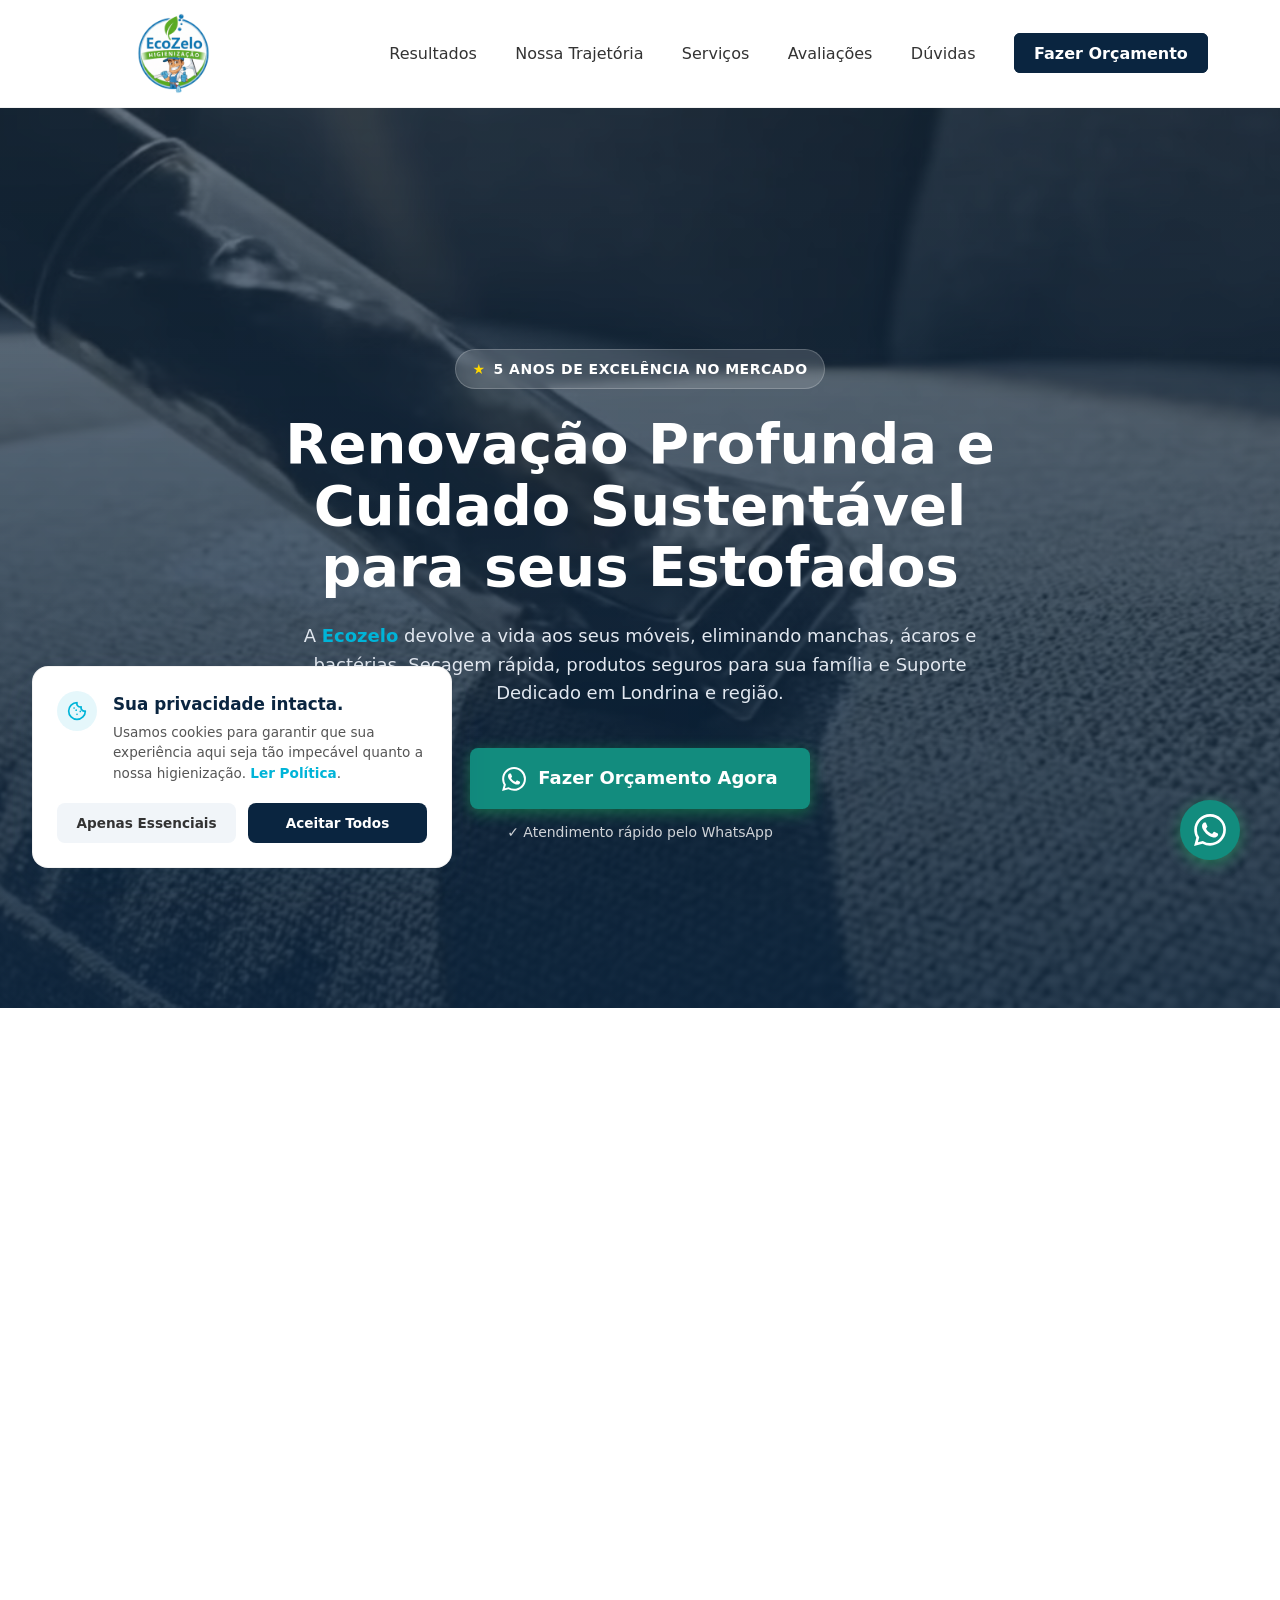
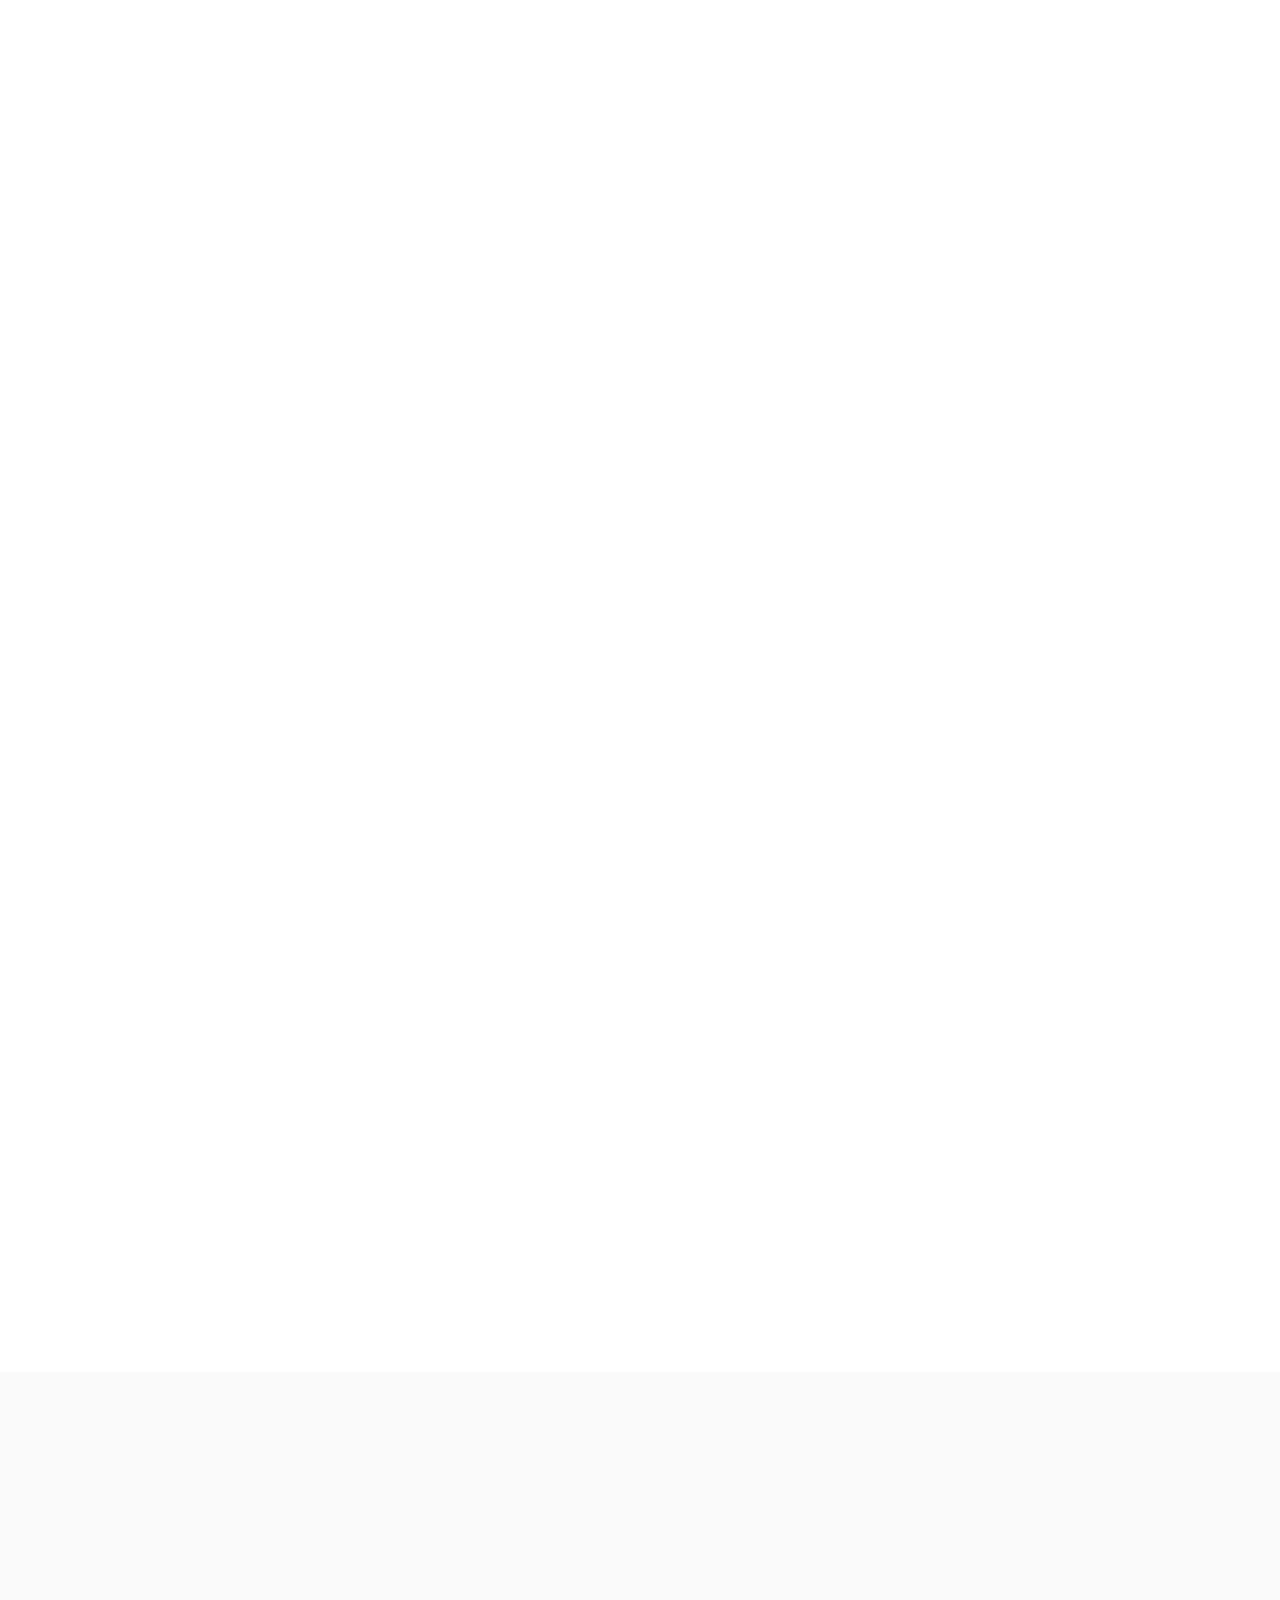
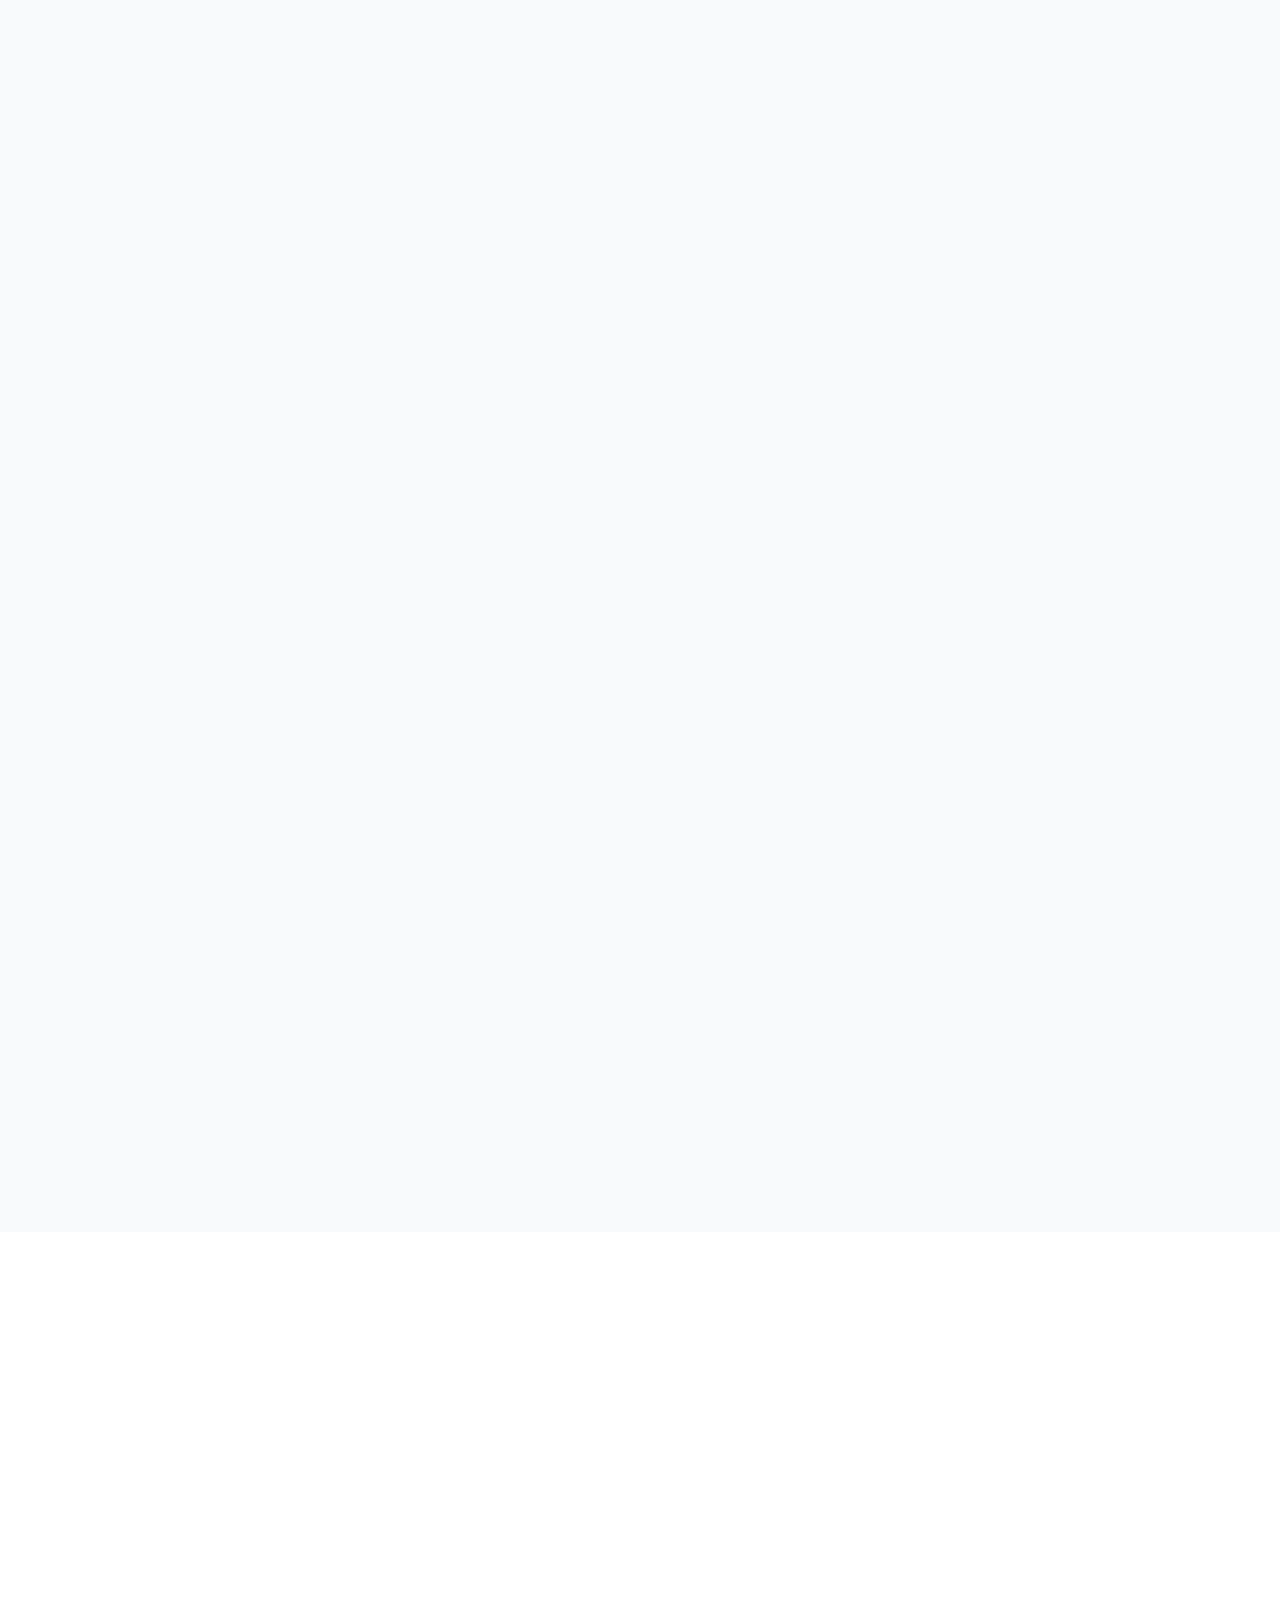
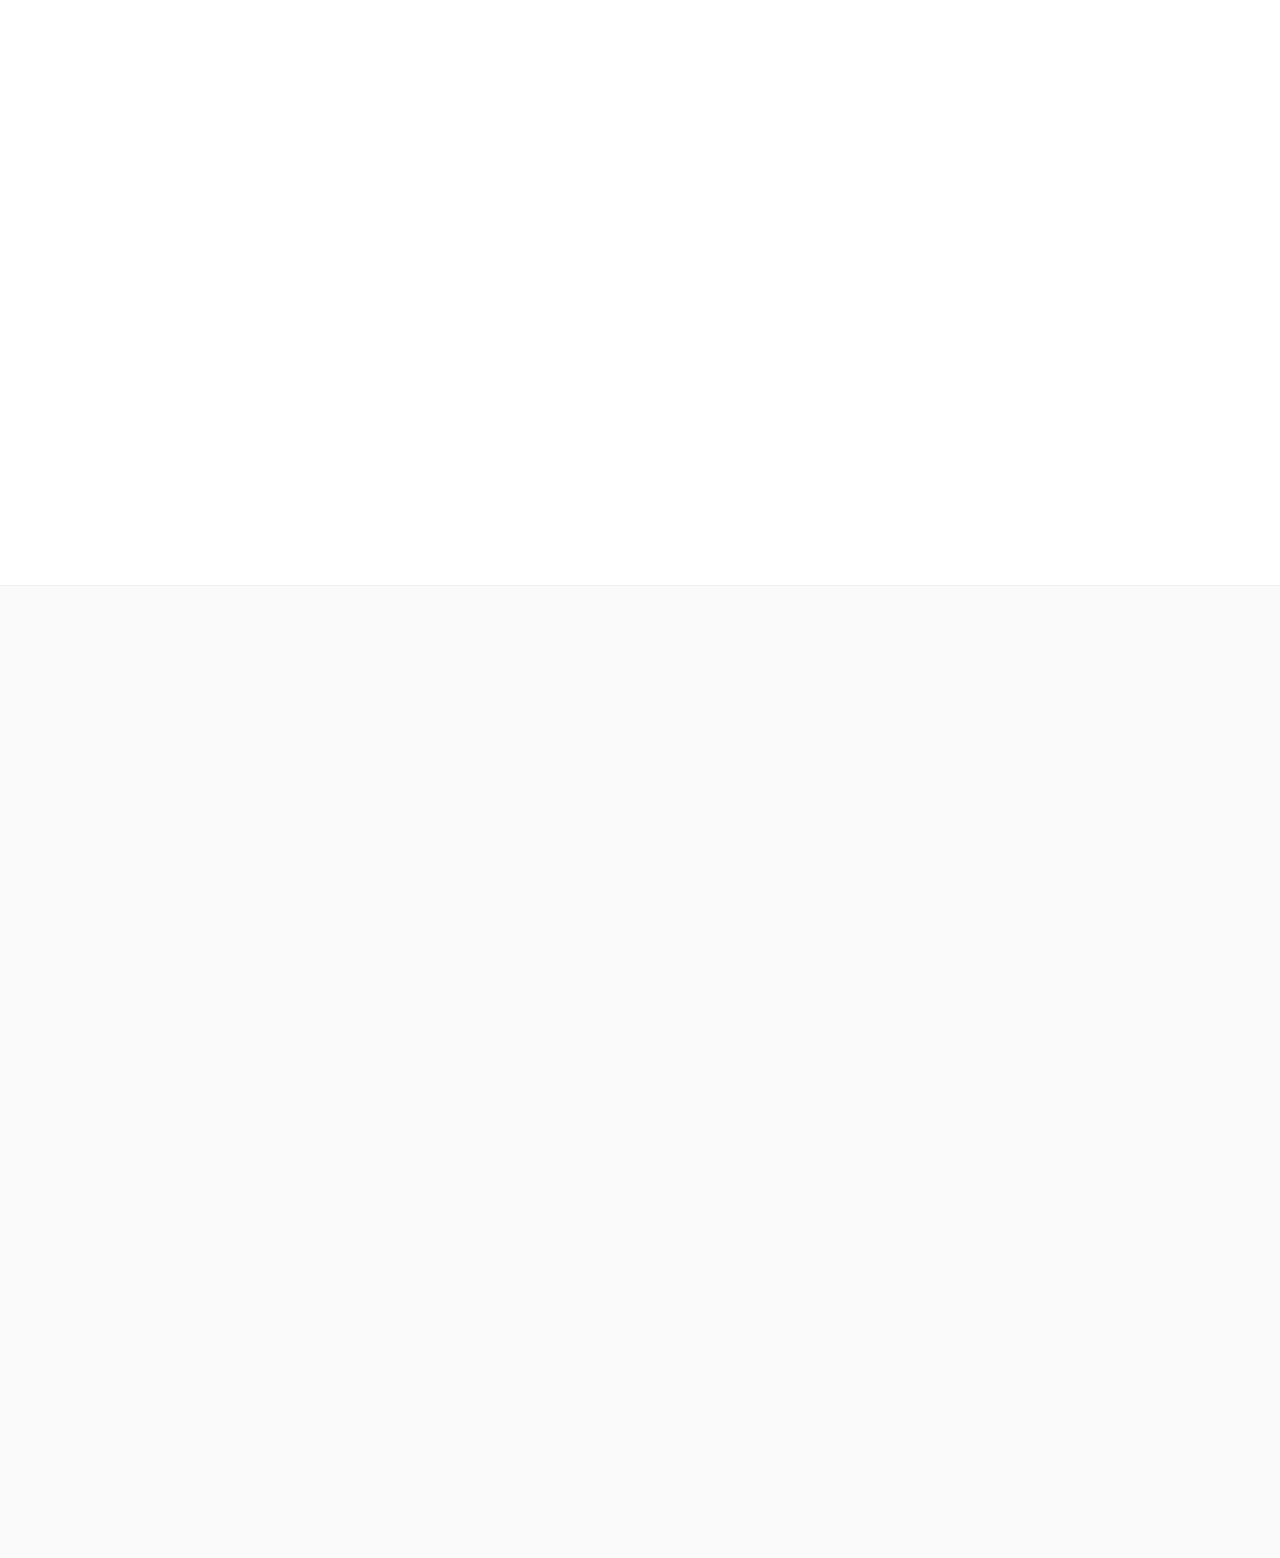
<file: index.html>
<!DOCTYPE html>
<html lang="pt-BR">

<head>
    <meta charset="UTF-8">
    <meta name="viewport" content="width=device-width, initial-scale=1.0">

    <meta name="description"
        content="A Ecozelo Higienização devolve a vida aos seus móveis em Londrina e região. Remoção de manchas, ácaros e odores com secagem rápida e produtos seguros.">
    <meta name="robots" content="index, follow">
    <link rel="canonical" href="https://ecozelo.com.br/">
    <title>Ecozelo Higienização | Limpeza de Estofados</title>
    <link rel="stylesheet" href="assets/style/style.css">
    <link rel="shortcut icon" href="assets/svg/favicon.ico" type="image/x-icon">
</head>

<body>

    <header class="header" id="header">
        <div class="container header-container">

            <a href="#" class="logo" aria-label="Ecozelo Higienização - Início">
                <img src="assets/svg/logo.png" alt="Ecozelo Higienização Logo" width="180" height="50" loading="eager"
                    fetchpriority="high">
            </a>

            <button class="mobile-menu-btn" id="mobile-menu-btn" aria-label="Abrir menu de navegação"
                aria-expanded="false" aria-controls="nav-menu">
                <span class="hamburger"></span>
            </button>
            <nav class="nav-menu" id="nav-menu">
                <ul class="nav-list">
                    <li><a href="#solucao" class="nav-link">Resultados</a></li>
                    <li><a href="#sobre" class="nav-link">Nossa Trajetória</a></li>
                    <li><a href="#servicos" class="nav-link">Serviços</a></li>
                    <li><a href="#depoimentos" class="nav-link">Avaliações</a></li>
                    <li><a href="#faq" class="nav-link">Dúvidas</a></li>
                    <li><a href="https://wa.me/554391052523?text=Olá,%20Ecozelo!%20Gostaria%20de%20solicitar%20um%20orçamento%20para%20higienização."
                            class="btn-primary-nav" target="_blank" rel="external nofollow noopener noreferrer">Fazer
                            Orçamento</a></li>
                </ul>
            </nav>
        </div>
    </header>
    <main>

        <section class="hero" id="inicio">
            <video autoplay loop muted playsinline class="hero-video" poster="assets/img/poster.webp"
                fetchpriority="high">
                <source src="assets/midia/Video-Ecozelo-Mobile.webm" type="video/mp4" media="(max-width: 768px)">
                <source src="assets/midia/Video-Ecozelo-Desktop.webm" type="video/mp4">
            </video>

            <div class="hero-overlay"></div>

            <div class="container hero-content">
                <div class="trust-badge">
                    <span class="star-icon">★</span> 5 Anos de Excelência no Mercado
                </div>

                <h1 class="hero-title">
                    Renovação Profunda e Cuidado Sustentável para seus Estofados
                </h1>

                <p class="hero-subtitle">
                    A <strong>Ecozelo</strong> devolve a vida aos seus móveis, eliminando manchas, ácaros e bactérias.
                    Secagem rápida, produtos seguros para sua família e Suporte Dedicado em Londrina e região.
                </p>

                <div class="hero-actions">
                    <a href="https://wa.me/554391052523?text=Olá,%20Ecozelo!%20Gostaria%20de%20um%20orçamento."
                        class="btn-primary-pulse" target="_blank" rel="external nofollow noopener noreferrer">
                        <svg class="wpp-icon" viewBox="0 0 24 24" fill="currentColor" width="24" height="24"
                            aria-hidden="true" focusable="false">
                            <path
                                d="M17.472 14.382c-.297-.149-1.758-.867-2.03-.967-.273-.099-.471-.148-.67.15-.197.297-.767.966-.94 1.164-.173.199-.347.223-.644.075-.297-.15-1.255-.463-2.39-1.475-.883-.788-1.48-1.761-1.653-2.059-.173-.297-.018-.458.13-.606.134-.133.298-.347.446-.52.149-.174.198-.298.298-.497.099-.198.05-.371-.025-.52-.075-.149-.669-1.612-.916-2.207-.242-.579-.487-.5-.669-.51a12.8 12.8 0 0 0-.57-.01c-.198 0-.52.074-.792.372-.272.297-1.04 1.016-1.04 2.479 0 1.462 1.065 2.875 1.213 3.074.149.198 2.096 3.2 5.077 4.487.709.306 1.262.489 1.694.625.712.227 1.36.195 1.871.118.571-.085 1.758-.719 2.006-1.413.248-.694.248-1.289.173-1.413-.074-.124-.272-.198-.57-.347m-5.421 7.403h-.004a9.87 9.87 0 0 1-5.031-1.378l-.361-.214-3.741.982.998-3.648-.235-.374a9.86 9.86 0 0 1-1.51-5.26c.001-5.45 4.436-9.884 9.888-9.884 2.64 0 5.122 1.03 6.988 2.898a9.825 9.825 0 0 1 2.893 6.994c-.003 5.45-4.437 9.884-9.885 9.884m8.413-18.297A11.815 11.815 0 0 0 12.05 0C5.495 0 .16 5.335.157 11.892c0 2.096.547 4.142 1.588 5.945L.057 24l6.305-1.654a11.882 11.882 0 0 0 5.683 1.448h.005c6.554 0 11.89-5.335 11.893-11.893a11.821 11.821 0 0 0-3.48-8.413Z" />
                        </svg>
                        Fazer Orçamento Agora
                    </a>
                    <span class="micro-copy">✓ Atendimento rápido pelo WhatsApp</span>
                </div>
            </div>
        </section>

        <section class="secao-resultados" id="solucao">
            <div class="container">
                <header class="cabecalho-secao">
                    <span class="tag-secao">Transformação Real</span>
                    <h2 class="titulo-secao">A sujeira que você não vê, <br>nós eliminamos.</h2>
                    <p class="subtitulo-secao">Resultados imediatos com o método exclusivo de extração profunda da
                        Ecozelo. Deslize e comprove a diferença.</p>
                </header>

                <div class="grid-resultados">

                    <article class="card-resultado">
                        <div class="comparacao-wrapper">
                            <figure class="box-imagem box-antes">
                                <span class="badge-status badge-antes">Como Estava</span>
                                <picture>
                                    <source srcset="assets/img/sofa-antes.avif" type="image/avif">
                                    <img src="assets/img/sofa-antes.webp" alt="Sofá encardido antes da limpeza"
                                        loading="lazy" width="400" height="300" class="img-fluida">
                                </picture>
                            </figure>
                            <figure class="box-imagem box-depois">
                                <span class="badge-status badge-depois">Padrão Ecozelo</span>
                                <picture>
                                    <source srcset="assets/img/sofa-depois.avif" type="image/avif">
                                    <img src="assets/img/sofa-depois.webp" alt="Sofá completamente limpo pela Ecozelo"
                                        loading="lazy" width="400" height="300" class="img-fluida">
                                </picture>
                            </figure>
                        </div>
                        <div class="info-resultado">
                            <h3 class="titulo-card">Revitalização de Sofá Retrátil</h3>
                            <p class="texto-card">Remoção de manchas de café, suor crônico e neutralização completa de
                                odores em apenas 2 horas.</p>
                        </div>
                    </article>

                    <article class="card-resultado">
                        <div class="comparacao-wrapper">
                            <figure class="box-imagem box-antes">
                                <span class="badge-status badge-antes">Como Estava</span>
                                <picture>
                                    <source srcset="assets/img/cama-antes.avif" type="image/avif">
                                    <img src="assets/img/cama-antes.webp"
                                        alt="Colchão com ácaros e manchas antes da limpeza" loading="lazy" width="400"
                                        height="300" class="img-fluida">
                                </picture>
                            </figure>
                            <figure class="box-imagem box-depois">
                                <span class="badge-status badge-depois">Padrão Ecozelo</span>
                                <picture>
                                    <source srcset="assets/img/cama-depois.avif" type="image/avif">
                                    <img src="assets/img/cama-depois.webp" alt="Colchão higienizado pela Ecozelo"
                                        loading="lazy" width="400" height="300" class="img-fluida">
                                </picture>
                            </figure>
                        </div>
                        <div class="info-resultado">
                            <h3 class="titulo-card">Higienização de Colchão Queen</h3>
                            <p class="texto-card">Extração de ácaros, pele morta e bactérias. Prevenção direta contra
                                crises alérgicas respiratórias.</p>
                        </div>
                    </article>

                </div>
            </div>
        </section>

        <section class="secao-sobre" id="sobre">
            <div class="container wrapper-sobre">

                <div class="sobre-visual">
                    <div class="box-imagem-principal">
                        <picture>
                            <source srcset="assets/img/equipe-ecozelo.avif" type="image/avif">
                            <img src="assets/img/equipe-ecozelo.webp"
                                alt="Equipe Ecozelo realizando higienização profissional" loading="lazy" width="600"
                                height="700" class="img-sobre-destaque">
                        </picture>
                        <div class="selo-anos">
                            <span class="numero-selo">5</span>
                            <span class="texto-selo">Anos de<br>Excelência</span>
                        </div>
                    </div>
                    <div class="box-imagem-secundaria">
                        <picture>
                            <source srcset="assets/img/maquina-extratora.avif" type="image/avif">
                            <img src="assets/img/maquina-extratora.webp"
                                alt="Detalhe da máquina extratora de alta potência" loading="lazy" width="300"
                                height="300" class="img-sobre-detalhe">
                        </picture>
                    </div>
                </div>

                <div class="sobre-conteudo">
                    <span class="tag-secao">Nossa Trajetória</span>
                    <h2 class="titulo-secao-esquerda">Não limpamos apenas móveis. Nós protegemos a sua saúde.</h2>

                    <p class="texto-sobre">
                        Há 5 anos, a <strong>Ecozelo</strong> nasceu com um propósito claro: elevar o padrão de
                        higienização de estofados. Entendemos que o seu sofá ou colchão é um investimento e, mais
                        importante, o lugar onde você e sua família descansam.
                    </p>
                    <p class="texto-sobre">
                        Utilizamos tecnologia de extração profunda e produtos biodegradáveis, com certificação Anvisa.
                        Atendemos com discrição e pontualidade britânica, entregando um serviço nível premium tanto para
                        lares quanto para <strong>clínicas de alto padrão</strong> e escritórios que não podem parar.
                    </p>

                    <div class="stats-grid">
                        <div class="stat-item">
                            <svg class="icone-stat" viewBox="0 0 24 24" fill="none" stroke="currentColor"
                                stroke-width="2" stroke-linecap="round" stroke-linejoin="round" aria-hidden="true"
                                focusable="false">
                                <path d="M22 11.08V12a10 10 0 1 1-5.93-9.14"></path>
                                <polyline points="22 4 12 14.01 9 11.01"></polyline>
                            </svg>
                            <div>
                                <span class="stat-titulo">+5.000</span>
                                <span class="stat-desc">Estofados Renovados</span>
                            </div>
                        </div>
                        <div class="stat-item">
                            <svg class="icone-stat" viewBox="0 0 24 24" fill="none" stroke="currentColor"
                                stroke-width="2" stroke-linecap="round" stroke-linejoin="round" aria-hidden="true"
                                focusable="false">
                                <circle cx="12" cy="12" r="10"></circle>
                                <path d="M12 8v4l3 3"></path>
                            </svg>
                            <div>
                                <span class="stat-titulo">Secagem Express</span>
                                <span class="stat-desc">Uso no mesmo dia</span>
                            </div>
                        </div>
                        <div class="stat-item">
                            <svg class="icone-stat" viewBox="0 0 24 24" fill="none" stroke="currentColor"
                                stroke-width="2" stroke-linecap="round" stroke-linejoin="round" aria-hidden="true"
                                focusable="false">
                                <path d="M12 22s8-4 8-10V5l-8-3-8 3v7c0 6 8 10 8 10z"></path>
                            </svg>
                            <div>
                                <span class="stat-titulo">Pet Friendly</span>
                                <span class="stat-desc">Seguro para animais</span>
                            </div>
                        </div>
                    </div>
                    <div class="cta-sobre-wrapper">
                        <a href="https://wa.me/554391052523?text=Olá,%20Ecozelo!%20Gostaria%20de%20um%20orçamento%20detalhado."
                            class="btn-whatsapp-sobre" target="_blank" rel="external nofollow noopener noreferrer">
                            <svg viewBox="0 0 24 24" fill="currentColor" width="20" height="20" aria-hidden="true"
                                focusable="false">
                                <path
                                    d="M17.472 14.382c-.297-.149-1.758-.867-2.03-.967-.273-.099-.471-.148-.67.15-.197.297-.767.966-.94 1.164-.173.199-.347.223-.644.075-.297-.15-1.255-.463-2.39-1.475-.883-.788-1.48-1.761-1.653-2.059-.173-.297-.018-.458.13-.606.134-.133.298-.347.446-.52.149-.174.198-.298.298-.497.099-.198.05-.371-.025-.52-.075-.149-.669-1.612-.916-2.207-.242-.579-.487-.5-.669-.51a12.8 12.8 0 0 0-.57-.01c-.198 0-.52.074-.792.372-.272.297-1.04 1.016-1.04 2.479 0 1.462 1.065 2.875 1.213 3.074.149.198 2.096 3.2 5.077 4.487.709.306 1.262.489 1.694.625.712.227 1.36.195 1.871.118.571-.085 1.758-.719 2.006-1.413.248-.694.248-1.289.173-1.413-.074-.124-.272-.198-.57-.347m-5.421 7.403h-.004a9.87 9.87 0 0 1-5.031-1.378l-.361-.214-3.741.982.998-3.648-.235-.374a9.86 9.86 0 0 1-1.51-5.26c.001-5.45 4.436-9.884 9.888-9.884 2.64 0 5.122 1.03 6.988 2.898a9.825 9.825 0 0 1 2.893 6.994c-.003 5.45-4.437 9.884-9.885 9.884m8.413-18.297A11.815 11.815 0 0 0 12.05 0C5.495 0 .16 5.335.157 11.892c0 2.096.547 4.142 1.588 5.945L.057 24l6.305-1.654a11.882 11.882 0 0 0 5.683 1.448h.005c6.554 0 11.89-5.335 11.893-11.893a11.821 11.821 0 0 0-3.48-8.413Z" />
                            </svg>
                            Falar com Especialista
                        </a>
                        <span class="micro-copy-sobre">✓ Atendimento ágil via WhatsApp ou ligação. Fale com um
                            especialista agora.</span>
                    </div>
                </div>
            </div>
        </section>

        <section class="secao-servicos" id="servicos">
            <div class="container">
                <header class="cabecalho-secao cabecalho-claro">
                    <span class="tag-secao tag-clara">Nosso Portfólio</span>
                    <h2 class="titulo-secao">Soluções completas para<br>cada tipo de tecido.</h2>
                    <p class="subtitulo-secao">Técnicas específicas e produtos homologados para garantir a integridade
                        do seu estofado, seja na sua casa ou na sua empresa.</p>
                </header>

                <div class="grid-servicos">

                    <article class="card-servico">
                        <picture class="bg-servico">
                            <source srcset="assets/img/servico-sofa.avif" type="image/avif">
                            <img src="assets/img/servico-sofa.webp" alt="Higienização de Sofás e Poltronas"
                                loading="lazy" width="400" height="500">
                        </picture>
                        <div class="overlay-servico"></div>
                        <div class="conteudo-servico">
                            <div class="icone-servico">🛋️</div>
                            <h3 class="titulo-servico">Sofás e Poltronas</h3>
                            <p class="desc-servico">Remoção de sujidade profunda, suor e recuperação da cor original do
                                tecido. Ideal para linho, suede e veludo.</p>
                            <span class="link-servico">Solicitar Orçamento <span class="seta">→</span></span>
                        </div>
                        <a href="https://wa.me/554391052523?text=Ol%C3%A1%2C%20Ecozelo!%20Gostaria%20de%20um%20or%C3%A7amento%20para%20a%20limpeza%20de%20Sof%C3%A1s%20e%20Poltronas."
                            target="_blank" rel="external nofollow noopener noreferrer" class="link-absoluto"
                            aria-label="Orçamento para Sofás e Poltronas"></a>
                    </article>

                    <article class="card-servico">
                        <picture class="bg-servico">
                            <source srcset="assets/img/servico-colchao.avif" type="image/avif">
                            <img src="assets/img/servico-colchao.webp" alt="Higienização de Colchões" loading="lazy"
                                width="400" height="500">
                        </picture>
                        <div class="overlay-servico"></div>
                        <div class="conteudo-servico">
                            <div class="icone-servico">🛏️</div>
                            <h3 class="titulo-servico">Colchões e Camas</h3>
                            <p class="desc-servico">Tratamento intensivo antiácaro e antifungo. Qualidade de sono
                                restaurada e prevenção de alergias respiratórias.</p>
                            <span class="link-servico">Solicitar Orçamento <span class="seta">→</span></span>
                        </div>
                        <a href="https://wa.me/554391052523?text=Ol%C3%A1%2C%20Ecozelo!%20Gostaria%20de%20saber%20mais%20sobre%20a%20higieniza%C3%A7%C3%A3o%20de%20Colch%C3%B5es%20e%20Camas."
                            target="_blank" rel="external nofollow noopener noreferrer" class="link-absoluto"
                            aria-label="Orçamento para Colchões"></a>
                    </article>

                    <article class="card-servico destaque-b2b">
                        <picture class="bg-servico">
                            <source srcset="assets/img/servico-clinica.avif" type="image/avif">
                            <img src="assets/img/servico-clinica.webp" alt="Higienização para Clínicas e Escritórios"
                                loading="lazy" width="400" height="500">
                        </picture>
                        <div class="overlay-servico"></div>
                        <div class="conteudo-servico">
                            <div class="icone-servico">🏢</div>
                            <h3 class="titulo-servico">Clínicas e Corporativo</h3>
                            <p class="desc-servico">Higienização de alto padrão para recepções, cadeiras ergonômicas e
                                macas. Cronograma flexível para não interromper seus atendimentos.</p>
                            <span class="link-servico">Falar com Consultor <span class="seta">→</span></span>
                        </div>
                        <div class="badge-premium">Premium</div>
                        <a href="https://wa.me/554391052523?text=Ol%C3%A1%2C%20Ecozelo!%20Gostaria%20de%20um%20or%C3%A7amento%20empresarial%20para%20higieniza%C3%A7%C3%A3o%20em%20Cl%C3%ADnica%2FEscrit%C3%B3rio."
                            target="_blank" rel="external nofollow noopener noreferrer" class="link-absoluto"
                            aria-label="Orçamento B2B para Clínicas"></a>
                    </article>

                    <article class="card-servico">
                        <picture class="bg-servico">
                            <source srcset="assets/img/servico-carro.avif" type="image/avif">
                            <img src="assets/img/servico-carro.webp" alt="Estética Automotiva Interna" loading="lazy"
                                width="400" height="500">
                        </picture>
                        <div class="overlay-servico"></div>
                        <div class="conteudo-servico">
                            <div class="icone-servico">🚗</div>
                            <h3 class="titulo-servico">Interior Automotivo</h3>
                            <p class="desc-servico">Limpeza detalhada de bancos (tecido ou couro), teto, carpetes e
                                painel. Renovação completa do interior do seu veículo.</p>
                            <span class="link-servico">Solicitar Orçamento <span class="seta">→</span></span>
                        </div>
                        <a href="https://wa.me/554391052523?text=Ol%C3%A1%2C%20Ecozelo!%20Gostaria%20de%20um%20or%C3%A7amento%20para%20a%20higieniza%C3%A7%C3%A3o%20interna%20do%20meu%20ve%C3%ADculo."
                            target="_blank" rel="external nofollow noopener noreferrer" class="link-absoluto"
                            aria-label="Orçamento Automotivo"></a>
                    </article>

                    <article class="card-servico">
                        <picture class="bg-servico">
                            <source srcset="assets/img/servico-impermeabilizacao.avif" type="image/avif">
                            <img src="assets/img/servico-impermeabilizacao.webp" alt="Impermeabilização de Estofados"
                                loading="lazy" width="400" height="500">
                        </picture>
                        <div class="overlay-servico"></div>
                        <div class="conteudo-servico">
                            <div class="icone-servico">🛡️</div>
                            <h3 class="titulo-servico">Impermeabilização</h3>
                            <p class="desc-servico">Blindagem do tecido contra líquidos e sujeiras acidentais. Aumenta a
                                vida útil do seu móvel em até 3 vezes.</p>
                            <span class="link-servico">Blindar meu Sofá <span class="seta">→</span></span>
                        </div>
                        <a href="https://wa.me/554391052523?text=Ol%C3%A1%2C%20Ecozelo!%20Tenho%20interesse%20no%20servi%C3%A7o%20de%20Impermeabiliza%C3%A7%C3%A3o%20de%20estofados.%20Como%20funciona%3F"
                            target="_blank" rel="external nofollow noopener noreferrer" class="link-absoluto"
                            aria-label="Orçamento para Impermeabilização"></a>
                    </article>

                    <article class="card-servico">
                        <picture class="bg-servico">
                            <source srcset="assets/img/servico-tapete.avif" type="image/avif">
                            <img src="assets/img/servico-tapete.webp" alt="Limpeza de Tapetes e Carpetes" loading="lazy"
                                width="400" height="500">
                        </picture>
                        <div class="overlay-servico"></div>
                        <div class="conteudo-servico">
                            <div class="icone-servico">🧶</div>
                            <h3 class="titulo-servico">Tapetes e Carpetes</h3>
                            <p class="desc-servico">Lavagem profissional que preserva as tramas e remove odores
                                impregnados, ideal para quem tem pets em casa.</p>
                            <span class="link-servico">Solicitar Orçamento <span class="seta">→</span></span>
                        </div>
                        <a href="https://wa.me/554391052523?text=Ol%C3%A1%2C%20Ecozelo!%20Gostaria%20de%20solicitar%20um%20or%C3%A7amento%20para%20lavagem%20de%20Tapetes%20e%20Carpetes."
                            target="_blank" rel="external nofollow noopener noreferrer" class="link-absoluto"
                            aria-label="Orçamento para Tapetes"></a>
                    </article>
                </div>
            </div>
        </section>

        <section class="secao-diferenciais" id="diferenciais">
            <div class="container">
                <header class="cabecalho-secao">
                    <span class="tag-secao">Por que a Ecozelo?</span>
                    <h2 class="titulo-secao">O mais alto nível de excelência em higienização e<br>biossegurança</h2>
                    <p class="subtitulo-secao">Não somos apenas limpadores. Somos especialistas em biossegurança e
                        conservação de patrimônio, preparados para atender lares exigentes e empresas que não podem
                        parar.</p>
                </header>

                <div class="grid-diferenciais">

                    <article class="card-diferencial">
                        <div class="icone-box">
                            <svg viewBox="0 0 24 24" fill="none" stroke="currentColor" stroke-width="2"
                                stroke-linecap="round" stroke-linejoin="round" aria-hidden="true" focusable="false">
                                <circle cx="12" cy="12" r="10"></circle>
                                <polyline points="12 6 12 12 16 14"></polyline>
                            </svg>
                        </div>
                        <h3 class="titulo-diferencial">Secagem Ultra-Rápida</h3>
                        <p class="desc-diferencial">Tecnologia de extração a vácuo de alta potência que deixa seu
                            estofado pronto para uso em poucas horas. Ideal para não interromper os atendimentos da sua
                            clínica ou a rotina da sua casa.</p>
                    </article>

                    <article class="card-diferencial">
                        <div class="icone-box">
                            <svg viewBox="0 0 24 24" fill="none" stroke="currentColor" stroke-width="2"
                                stroke-linecap="round" stroke-linejoin="round" aria-hidden="true" focusable="false">
                                <path d="M12 22s8-4 8-10V5l-8-3-8 3v7c0 6 8 10 8 10z"></path>
                                <path d="M9 12l2 2 4-4"></path>
                            </svg>
                        </div>
                        <h3 class="titulo-diferencial">Produtos Nível Hospitalar</h3>
                        <p class="desc-diferencial">Utilizamos apenas soluções biodegradáveis, antialérgicas e com laudo
                            técnico. Segurança absoluta para pacientes, crianças de colo e animais de estimação.</p>
                    </article>

                    <article class="card-diferencial">
                        <div class="icone-box">
                            <svg viewBox="0 0 24 24" fill="none" stroke="currentColor" stroke-width="2"
                                stroke-linecap="round" stroke-linejoin="round" aria-hidden="true" focusable="false">
                                <rect x="3" y="4" width="18" height="18" rx="2" ry="2"></rect>
                                <line x1="16" y1="2" x2="16" y2="6"></line>
                                <line x1="8" y1="2" x2="8" y2="6"></line>
                                <line x1="3" y1="10" x2="21" y2="10"></line>
                            </svg>
                        </div>
                        <h3 class="titulo-diferencial">Agenda Inteligente</h3>
                        <p class="desc-diferencial">Sabemos que o seu tempo é valioso. Oferecemos agendamento com
                            pontualidade britânica e horários flexíveis para empresas, garantindo zero impacto na sua
                            operação.</p>
                    </article>

                    <article class="card-diferencial">
                        <div class="icone-box">
                            <svg viewBox="0 0 24 24" fill="none" stroke="currentColor" stroke-width="2"
                                stroke-linecap="round" stroke-linejoin="round" aria-hidden="true" focusable="false">
                                <path d="M17 21v-2a4 4 0 0 0-4-4H5a4 4 0 0 0-4 4v2"></path>
                                <circle cx="9" cy="7" r="4"></circle>
                                <path d="M23 21v-2a4 4 0 0 0-3-3.87"></path>
                                <path d="M16 3.13a4 4 0 0 1 0 7.75"></path>
                            </svg>
                        </div>
                        <h3 class="titulo-diferencial">Equipe Premium</h3>
                        <p class="desc-diferencial">Técnicos rigorosamente treinados, fardados e orientados a atuar com
                            máxima discrição e respeito em ambientes residenciais e corporativos de alto padrão.</p>
                    </article>

                </div>
            </div>
        </section>

        <section class="secao-depoimentos" id="depoimentos">
            <div class="container">
                <header class="cabecalho-secao">
                    <span class="tag-secao">Clientes Satisfeitos</span>
                    <h2 class="titulo-secao">A confiança de quem já <br>experimentou o padrão Ecozelo.</h2>
                    <p class="subtitulo-secao">A escolha de confiança para lares e empresas em Londrina, com excelência
                        comprovada no Google.</p>
                </header>
            </div>

            <div class="marquee-wrapper">
                <div class="marquee-track">

                    <article class="card-depoimento">
                        <div class="estrelas">★★★★★</div>
                        <p class="texto-depoimento">"Contratamos a Ecozelo para higienizar as macas e a recepção da
                            nossa clínica em Londrina. Trabalho impecável, rápido e sem cheiro forte de química. Nossos
                            pacientes agradeceram!"</p>
                        <div class="autor-depoimento">
                            <div class="avatar-autor img-bg"
                                style="background-image: url('assets/img/avatar-01.webp');"></div>
                            <div>
                                <h3 class="nome-autor">Dra. Camila M.</h3>
                                <span class="cargo-autor">Diretora Clínica</span>
                            </div>
                        </div>
                    </article>

                    <article class="card-depoimento">
                        <div class="estrelas">★★★★★</div>
                        <p class="texto-depoimento">"Salvaram meu sofá! Tenho dois cachorros em casa e o cheiro estava
                            insuportável. Fizeram a extração profunda e parecia que o estofado tinha acabado de sair da
                            loja. Recomendo de olhos fechados."</p>
                        <div class="autor-depoimento">
                            <div class="avatar-autor img-bg"
                                style="background-image: url('assets/img/avatar-02.webp');"></div>
                            <div>
                                <h3 class="nome-autor">Rafael S.</h3>
                                <span class="cargo-autor">Cliente Residencial</span>
                            </div>
                        </div>
                    </article>

                    <article class="card-depoimento">
                        <div class="estrelas">★★★★★</div>
                        <p class="texto-depoimento">"A agilidade me surpreendeu. Pedi um orçamento de manhã e à tarde a
                            equipe já estava no meu apartamento. A secagem foi super rápida, no mesmo dia já pudemos
                            usar a sala para receber visitas."</p>
                        <div class="autor-depoimento">
                            <div class="avatar-autor img-bg"
                                style="background-image: url('assets/img/avatar-03.webp');"></div>
                            <div>
                                <h3 class="nome-autor">Amanda T.</h3>
                                <span class="cargo-autor">Cliente Residencial</span>
                            </div>
                        </div>
                    </article>

                    <article class="card-depoimento">
                        <div class="estrelas">★★★★★</div>
                        <p class="texto-depoimento">"Fizeram a higienização de 40 cadeiras ergonômicas no nosso
                            escritório. A equipe foi super discreta, não atrapalhou nossa operação e o resultado foi
                            visível na hora. Profissionais de alto nível."</p>
                        <div class="autor-depoimento">
                            <div class="avatar-autor img-bg"
                                style="background-image: url('assets/img/avatar-04.webp');"></div>
                            <div>
                                <h3 class="nome-autor">Lucas V.</h3>
                                <span class="cargo-autor">Gestor de RH</span>
                            </div>
                        </div>

                    </article>
                </div>
            </div>
        </section>

        <section class="secao-localizacao" id="localizacao">
            <div class="container wrapper-localizacao">

                <div class="info-localizacao">
                    <header class="cabecalho-secao-esquerda">
                        <span class="tag-secao">Onde Estamos</span>
                        <h2 class="titulo-secao-esquerda">Chegamos rápido até você.</h2>
                        <p class="subtitulo-secao">Nossa sede operacional está estrategicamente localizada para garantir
                            agilidade no atendimento de lares e clínicas de alto padrão em <strong>Londrina, Cambé e
                                Ibiporã</strong>.</p>
                    </header>

                    <div class="lista-contatos">
                        <div class="item-contato">
                            <div class="icone-contato">📍</div>
                            <div>
                                <h3 class="titulo-contato">Sede Operacional</h3>
                                <p class="texto-contato">Gleba Palhano - Londrina, PR</p>
                                <span class="micro-texto">(Atendimento exclusivo a domicílio/in loco)</span>
                            </div>
                        </div>

                        <div class="item-contato">
                            <div class="icone-contato">🕒</div>
                            <div>
                                <h3 class="titulo-contato">Horário de Atendimento</h3>
                                <p class="texto-contato">Segunda a Sábado: 08h às 18h</p>
                                <span class="micro-texto">Horários especiais para clínicas corporativas mediante
                                    agendamento.</span>
                            </div>
                        </div>

                        <div class="item-contato">
                            <div class="icone-contato">📞</div>
                            <div>
                                <h3 class="titulo-contato">Central de Agendamento</h3>
                                <p class="texto-contato destaque-texto">(43) 9105-2523</p>

                                <p class="link-email">ecozelohigienizacao@gmail.com</p>
                            </div>
                        </div>
                    </div>

                    <a href="https://wa.me/554391052523?text=Olá,%20Ecozelo!%20Vi%20a%20localização%20de%20vocês%20no%20site%20e%20gostaria%20de%20agendar%20uma%20higienização%20para%20minha%20região."
                        target="_blank" rel="external nofollow noopener noreferrer"
                        class="btn-primary-pulse mt-btn">Agendar Higienização</a>
                </div>
                <div class="box-mapa">
                    <iframe
                        src="https://www.google.com/maps/embed?pb=!1m18!1m12!1m3!1d468872.4770178656!2d-51.24634585!3d-23.3496151!2m3!1f0!2f0!3f0!3m2!1i1024!2i768!4f13.1!3m3!1m2!1s0x1b6911364c8c5d9%3A0xd6498611a0a1db85!2sEcozelo%20-%20Higieniza%C3%A7%C3%A3o!5e0!3m2!1spt-BR!2sbr!4v1774375610600!5m2!1spt-BR!2sbr"
                        width="100%" height="100%" style="border:0;" allowfullscreen="" loading="lazy"
                        referrerpolicy="no-referrer-when-downgrade"
                        title="Localização de Atendimento Ecozelo em Londrina">
                    </iframe>

                    <div class="overlay-mapa"></div>
                </div>

            </div>
        </section>

        <section class="secao-faq" id="faq">
            <div class="container wrapper-faq">
                <header class="cabecalho-secao">
                    <span class="tag-secao">Tire suas Dúvidas</span>
                    <h2 class="titulo-secao">Ainda não tem certeza?<br>Nós respondemos.</h2>
                    <p class="subtitulo-secao">Transparência total sobre o nosso processo de higienização premium.</p>
                </header>

                <div class="lista-faq">

                    <details class="item-faq" name="faq-ecozelo">
                        <summary class="pergunta-faq">
                            Precisa de sol para secar? Quanto tempo demora?
                            <span class="icone-faq">+</span>
                        </summary>
                        <div class="resposta-faq">
                            <p>Não precisa de sol! Nossa máquina de extração a vácuo suga até 90% da umidade no momento
                                da limpeza. O estofado seca na própria sombra, em ambiente ventilado, levando em média
                                de 4 a 8 horas para estar totalmente pronto para uso.</p>
                        </div>
                    </details>

                    <details class="item-faq" name="faq-ecozelo">
                        <summary class="pergunta-faq">
                            Vocês removem cheiro de urina de cachorro/gato?
                            <span class="icone-faq">+</span>
                        </summary>
                        <div class="resposta-faq">
                            <p>Sim! Utilizamos neutralizadores de odor específicos e enzimas que quebram as moléculas da
                                urina do seu pet. Além de remover a mancha (se não estiver oxidada), eliminamos 100% o
                                mau cheiro e as bactérias causadoras do odor.</p>
                        </div>
                    </details>

                    <details class="item-faq" name="faq-ecozelo">
                        <summary class="pergunta-faq">
                            Tenho uma clínica. Vocês atendem fora do horário comercial?
                            <span class="icone-faq">+</span>
                        </summary>
                        <div class="resposta-faq">
                            <p>Com certeza. Entendemos que clínicas e escritórios não podem parar. Temos horários
                                flexíveis (incluindo noturno e finais de semana) para realizar a higienização de macas e
                                cadeiras sem impactar o fluxo dos seus pacientes.</p>
                        </div>
                    </details>

                    <details class="item-faq" name="faq-ecozelo">
                        <summary class="pergunta-faq">
                            Emitem Nota Fiscal e laudo técnico para empresas?
                            <span class="icone-faq">+</span>
                        </summary>
                        <div class="resposta-faq">
                            <p>Sim. Somos uma empresa legalmente constituída. Emitimos Nota Fiscal para todos os
                                serviços prestados e podemos fornecer o laudo dos produtos utilizados (aprovados pela
                                Anvisa), garantindo conformidade com a vigilância sanitária para o seu negócio.</p>
                        </div>
                    </details>

                    <details class="item-faq" name="faq-ecozelo">
                        <summary class="pergunta-faq">
                            Os produtos usados dão alergia em crianças?
                            <span class="icone-faq">+</span>
                        </summary>
                        <div class="resposta-faq">
                            <p>Pelo contrário! O objetivo da nossa higienização é justamente eliminar ácaros e fungos
                                causadores de alergias. Utilizamos apenas shampoos biodegradáveis, de nível hospitalar e
                                hipoalergênicos, totalmente seguros para bebês, idosos e animais.</p>
                        </div>
                    </details>

                </div>
            </div>
        </section>
    </main>
    <a href="https://wa.me/554391052523?text=Olá,%20Ecozelo!%20Vim%20pelo%20site%20e%20gostaria%20de%20um%20orçamento."
        class="btn-whatsapp-flutuante" target="_blank" rel="external nofollow noopener noreferrer"
        aria-label="Falar com a Ecozelo no WhatsApp">
        <svg viewBox="0 0 24 24" fill="currentColor" width="32" height="32" aria-hidden="true" focusable="false">
            <path
                d="M17.472 14.382c-.297-.149-1.758-.867-2.03-.967-.273-.099-.471-.148-.67.15-.197.297-.767.966-.94 1.164-.173.199-.347.223-.644.075-.297-.15-1.255-.463-2.39-1.475-.883-.788-1.48-1.761-1.653-2.059-.173-.297-.018-.458.13-.606.134-.133.298-.347.446-.52.149-.174.198-.298.298-.497.099-.198.05-.371-.025-.52-.075-.149-.669-1.612-.916-2.207-.242-.579-.487-.5-.669-.51a12.8 12.8 0 0 0-.57-.01c-.198 0-.52.074-.792.372-.272.297-1.04 1.016-1.04 2.479 0 1.462 1.065 2.875 1.213 3.074.149.198 2.096 3.2 5.077 4.487.709.306 1.262.489 1.694.625.712.227 1.36.195 1.871.118.571-.085 1.758-.719 2.006-1.413.248-.694.248-1.289.173-1.413-.074-.124-.272-.198-.57-.347m-5.421 7.403h-.004a9.87 9.87 0 0 1-5.031-1.378l-.361-.214-3.741.982.998-3.648-.235-.374a9.86 9.86 0 0 1-1.51-5.26c.001-5.45 4.436-9.884 9.888-9.884 2.64 0 5.122 1.03 6.988 2.898a9.825 9.825 0 0 1 2.893 6.994c-.003 5.45-4.437 9.884-9.885 9.884m8.413-18.297A11.815 11.815 0 0 0 12.05 0C5.495 0 .16 5.335.157 11.892c0 2.096.547 4.142 1.588 5.945L.057 24l6.305-1.654a11.882 11.882 0 0 0 5.683 1.448h.005c6.554 0 11.89-5.335 11.893-11.893a11.821 11.821 0 0 0-3.48-8.413Z" />
        </svg>
    </a>

    <footer class="footer" id="contato">
        <div class="container footer-superior">

            <div class="footer-coluna">
                <a href="#" class="logo-footer">
                    <img src="assets/svg/logo.png" alt="Ecozelo Logo" width="180" height="50" loading="lazy">
                </a>
                <p class="desc-footer">O padrão ouro em higienização e conservação de estofados para lares e clínicas de
                    alto padrão em Londrina e região.</p>
                <div class="cnpj-box">
                    <span>CNPJ: 59.011.969/0001-00</span>
                    <span class="badge-seguro">Empresa Verificada</span>
                </div>
            </div>

            <div class="footer-coluna">
                <h3 class="titulo-footer">Navegação</h3>
                <ul class="lista-links-footer">
                    <li><a href="#solucao">Resultados</a></li>
                    <li><a href="#sobre">Nossa Trajetória</a></li>
                    <li><a href="#servicos">Serviços</a></li>
                    <li><a href="#depoimentos">Avaliações de Clientes</a></li>
                    <li><a href="#faq">Dúvidas</a></li>
                </ul>
            </div>

            <div class="footer-coluna">
                <h3 class="titulo-footer">Atendimento</h3>
                <ul class="lista-links-footer links-contato">

                    <li>
                        <span class="icone-footer">📞</span>
                        <a href="https://wa.me/554391052523?text=Olá,%20Ecozelo!%20Vim%20pelo%20site%20e%20gostaria%20de%20um%20orçamento."
                            target="_blank" rel="external nofollow noopener noreferrer">(43) 9105-2523</a>
                    </li>
                    <li>
                        <span class="icone-footer">✉️</span>
                        <a href="mailto:ecozelohigienizacao@gmail.com" target="_blank"
                            rel="external nofollow noopener noreferrer">ecozelohigienizacao@gmail.com</a>
                    </li>
                </ul>
                <div class="redes-sociais">
                    <a href="https://www.instagram.com/ecozelohigienizacao" target="_blank"
                        rel="external nofollow noopener noreferrer" aria-label="Instagram" class="link-social">
                        <svg viewBox="0 0 24 24" fill="none" stroke="currentColor" stroke-width="2"
                            stroke-linecap="round" stroke-linejoin="round" aria-hidden="true" focusable="false">
                            <rect x="2" y="2" width="20" height="20" rx="5" ry="5"></rect>
                            <path d="M16 11.37A4 4 0 1 1 12.63 8 4 4 0 0 1 16 11.37z"></path>
                            <line x1="17.5" y1="6.5" x2="17.51" y2="6.5"></line>
                        </svg>
                    </a>
                    <a href="https://www.facebook.com/people/Limpeza-de-estofados/61579309140265/" target="_blank"
                        rel="external nofollow noopener noreferrer" aria-label="Facebook" class="link-social">
                        <svg viewBox="0 0 24 24" fill="none" stroke="currentColor" stroke-width="2"
                            stroke-linecap="round" stroke-linejoin="round" aria-hidden="true" focusable="false">
                            <path d="M18 2h-3a5 5 0 0 0-5 5v3H7v4h3v8h4v-8h3l1-4h-4V7a1 1 0 0 1 1-1h3z"></path>
                        </svg>
                    </a>
                </div>
            </div>

        </div>

        <div class="footer-inferior">
            <div class="container wrapper-inferior">
                <div class="copy-box">
                    <p>&copy; 2026 Ecozelo Higienização. Todos os direitos reservados.</p>
                    <div class="links-legais">
                        <a href="legal/privacidade.html">Política de Privacidade</a>
                        <span class="separador">•</span>
                        <a href="legal/termos.html">Termos de Uso</a>
                    </div>
                </div>

                <div class="assinatura-agencia">
                    <p>Engineered by <a href="https://frontlabstudio.com.br/" target="_blank" rel="author"
                            class="frontlab-signature">Frontlab Studio<span class="status-dot"></span></a></p>
                </div>
            </div>
        </div>
    </footer>
    <div class="cookie-box" id="cookie-box" role="dialog" aria-live="polite" aria-hidden="true">
        <div class="cookie-conteudo">
            <div class="cookie-icone">
                <svg viewBox="0 0 24 24" fill="none" stroke="currentColor" stroke-width="2" stroke-linecap="round"
                    stroke-linejoin="round" aria-hidden="true" focusable="false">
                    <path d="M12 2a10 10 0 1 0 10 10 4 4 0 0 1-5-5 4 4 0 0 1-5-5"></path>
                    <path d="M8.5 8.5v.01"></path>
                    <path d="M16 12.5v.01"></path>
                    <path d="M12 16v.01"></path>
                    <path d="M11 11v.01"></path>
                </svg>
            </div>
            <div class="cookie-texto-box">
                <h3 class="cookie-titulo">Sua privacidade intacta.</h3>
                <p class="cookie-texto">
                    Usamos cookies para garantir que sua experiência aqui seja tão impecável quanto a nossa
                    higienização.
                    <a href="legal/privacidade.html" class="cookie-link">Ler Política</a>.
                </p>
            </div>
        </div>
        <div class="cookie-botoes">
            <button class="btn-cookie-secundario" id="btn-recusar-cookies">Apenas Essenciais</button>
            <button class="btn-cookie-primario" id="btn-aceitar-cookies">Aceitar Todos</button>
        </div>
    </div>

    <script src="assets/script/script.js"></script>
</body>

</html>
</file>
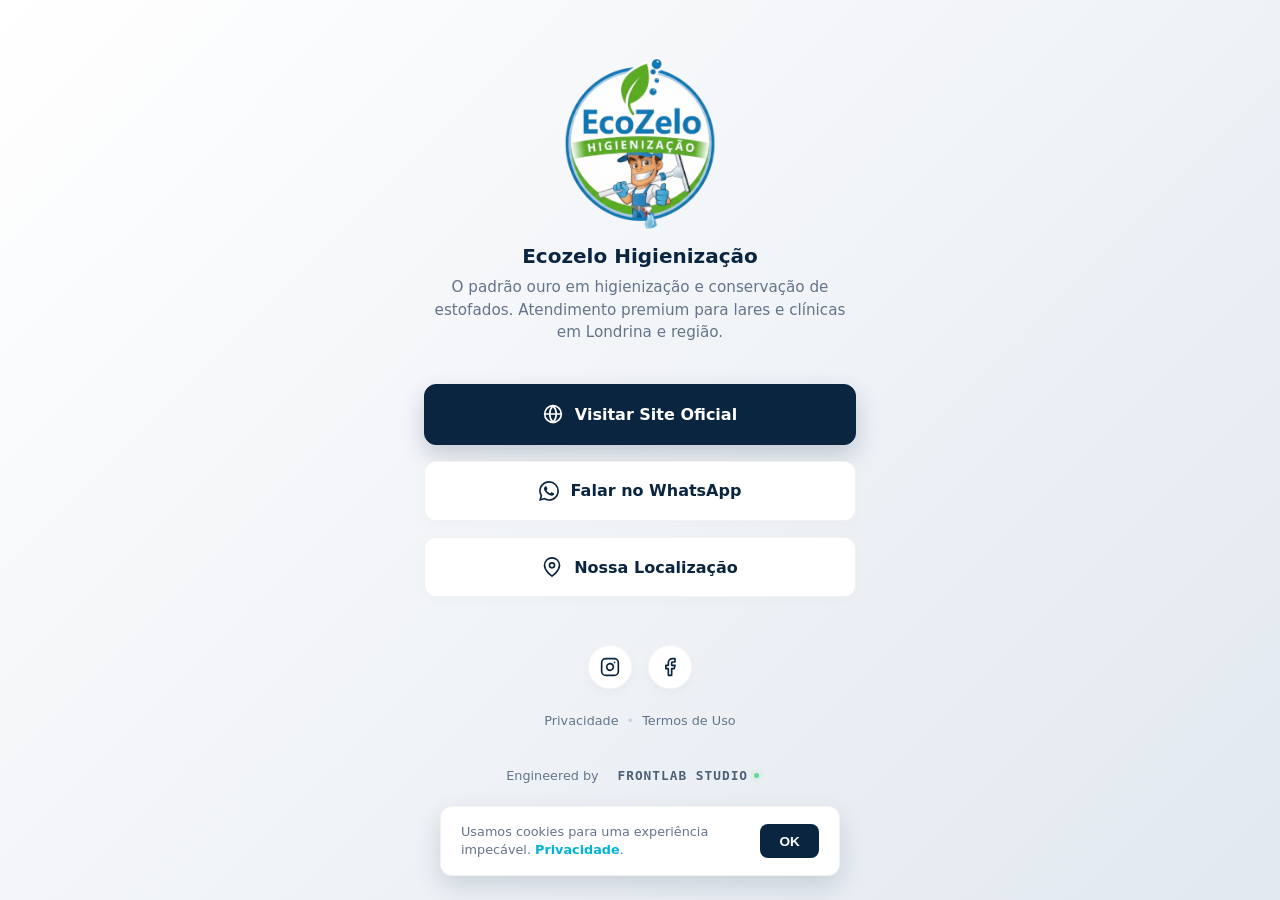
<file: bio/index.html>
<!DOCTYPE html>
<html lang="pt-BR">

<head>
    <meta charset="UTF-8">
    <meta name="viewport" content="width=device-width, initial-scale=1.0">
    <title>Ecozelo Higienização | Links Oficiais</title>
    <meta name="description"
        content="Acesse nosso site oficial, fale no WhatsApp ou veja nossa localização em Londrina.">
    <link rel="stylesheet" href="../assets/style/bio.css">
    <link rel="shortcut icon" href="../assets/svg/favicon.ico" type="image/x-icon">
</head>

<body class="bg-links">

    <main class="container-bio">

        <header class="header-bio">
            <div class="avatar-empresa">
                <img src="../assets/svg/logo.png" alt="Ecozelo Logo" width="150" height="42" loading="eager">
            </div>
            <h1 class="titulo-bio">Ecozelo Higienização</h1>
            <p class="desc-bio">O padrão ouro em higienização e conservação de estofados. Atendimento premium para lares
                e clínicas em Londrina e região.</p>
        </header>

        <nav class="nav-links" aria-label="Links principais">

            <a href="../index.html" class="link-card link-destaque">
                <span class="icone-link">
                    <svg viewBox="0 0 24 24" fill="none" stroke="currentColor" stroke-width="2" stroke-linecap="round"
                        stroke-linejoin="round">
                        <circle cx="12" cy="12" r="10"></circle>
                        <line x1="2" y1="12" x2="22" y2="12"></line>
                        <path
                            d="M12 2a15.3 15.3 0 0 1 4 10 15.3 15.3 0 0 1-4 10 15.3 15.3 0 0 1-4-10 15.3 15.3 0 0 1 4-10z">
                        </path>
                    </svg>
                </span>
                <span class="texto-link">Visitar Site Oficial</span>
            </a>

            <a href="https://wa.me/554391052523?text=Olá,%20Ecozelo!%20Vim%20pelo%20Instagram%20e%20gostaria%20de%20um%20orçamento."
                target="_blank" rel="external nofollow noopener noreferrer" class="link-card">
                <span class="icone-link">
                    <svg viewBox="0 0 24 24" fill="currentColor">
                        <path
                            d="M17.472 14.382c-.297-.149-1.758-.867-2.03-.967-.273-.099-.471-.148-.67.15-.197.297-.767.966-.94 1.164-.173.199-.347.223-.644.075-.297-.15-1.255-.463-2.39-1.475-.883-.788-1.48-1.761-1.653-2.059-.173-.297-.018-.458.13-.606.134-.133.298-.347.446-.52.149-.174.198-.298.298-.497.099-.198.05-.371-.025-.52-.075-.149-.669-1.612-.916-2.207-.242-.579-.487-.5-.669-.51a12.8 12.8 0 0 0-.57-.01c-.198 0-.52.074-.792.372-.272.297-1.04 1.016-1.04 2.479 0 1.462 1.065 2.875 1.213 3.074.149.198 2.096 3.2 5.077 4.487.709.306 1.262.489 1.694.625.712.227 1.36.195 1.871.118.571-.085 1.758-.719 2.006-1.413.248-.694.248-1.289.173-1.413-.074-.124-.272-.198-.57-.347m-5.421 7.403h-.004a9.87 9.87 0 0 1-5.031-1.378l-.361-.214-3.741.982.998-3.648-.235-.374a9.86 9.86 0 0 1-1.51-5.26c.001-5.45 4.436-9.884 9.888-9.884 2.64 0 5.122 1.03 6.988 2.898a9.825 9.825 0 0 1 2.893 6.994c-.003 5.45-4.437 9.884-9.885 9.884m8.413-18.297A11.815 11.815 0 0 0 12.05 0C5.495 0 .16 5.335.157 11.892c0 2.096.547 4.142 1.588 5.945L.057 24l6.305-1.654a11.882 11.882 0 0 0 5.683 1.448h.005c6.554 0 11.89-5.335 11.893-11.893a11.821 11.821 0 0 0-3.48-8.413Z" />
                    </svg>
                </span>
                <span class="texto-link">Falar no WhatsApp</span>
            </a>

            <a href="https://share.google/PrxaGIrREFE5AsxZ9" target="_blank" rel="external nofollow noopener noreferrer"
                class="link-card">
                <span class="icone-link">
                    <svg viewBox="0 0 24 24" fill="none" stroke="currentColor" stroke-width="2" stroke-linecap="round"
                        stroke-linejoin="round">
                        <path d="M21 10c0 7-9 13-9 13s-9-6-9-13a9 9 0 0 1 18 0z"></path>
                        <circle cx="12" cy="10" r="3"></circle>
                    </svg>
                </span>
                <span class="texto-link">Nossa Localização</span>
            </a>

        </nav>

        <footer class="footer-bio">
            <div class="redes-sociais-bio">
                <a href="https://www.instagram.com/ecozelohigienizacao" target="_blank"
                    rel="external nofollow noopener noreferrer" aria-label="Instagram" class="icon-social-bio">
                    <svg viewBox="0 0 24 24" fill="none" stroke="currentColor" stroke-width="2" stroke-linecap="round"
                        stroke-linejoin="round">
                        <rect x="2" y="2" width="20" height="20" rx="5" ry="5"></rect>
                        <path d="M16 11.37A4 4 0 1 1 12.63 8 4 4 0 0 1 16 11.37z"></path>
                        <line x1="17.5" y1="6.5" x2="17.51" y2="6.5"></line>
                    </svg>
                </a>
                <a href="https://www.facebook.com/people/Limpeza-de-estofados/61579309140265/" target="_blank"
                    rel="external nofollow noopener noreferrer" aria-label="Facebook" class="icon-social-bio">
                    <svg viewBox="0 0 24 24" fill="none" stroke="currentColor" stroke-width="2" stroke-linecap="round"
                        stroke-linejoin="round">
                        <path d="M18 2h-3a5 5 0 0 0-5 5v3H7v4h3v8h4v-8h3l1-4h-4V7a1 1 0 0 1 1-1h3z"></path>
                    </svg>
                </a>
            </div>

            <div class="links-legais-bio">
                <a href="../legal/privacidade.html?origem=bio">Privacidade</a>
                <span class="separador-bio">•</span>
                <a href="../legal/termos.html?origem=bio">Termos de Uso</a>
            </div>

            <div class="assinatura-agencia mt-assinatura">
                <p>Engineered by <a href="https://frontlabstudio.com.br/" target="_blank"
                        class="frontlab-signature">Frontlab Studio<span class="status-dot"></span></a></p>
            </div>
        </footer>

    </main>
    <div class="cookie-box-bio" id="cookie-box-bio" role="dialog" aria-live="polite" aria-hidden="true">
        <div class="cookie-texto-box-bio">
            <p class="cookie-texto-bio">
                Usamos cookies para uma experiência impecável.
                <a href="../legal/privacidade.html?origem=bio" class="cookie-link-bio">Privacidade</a>.
            </p>
        </div>
        <button class="btn-cookie-bio" id="btn-aceitar-bio">OK</button>
    </div>

    <script src="../assets/script/bio.js"></script>
</body>

</html>
</file>
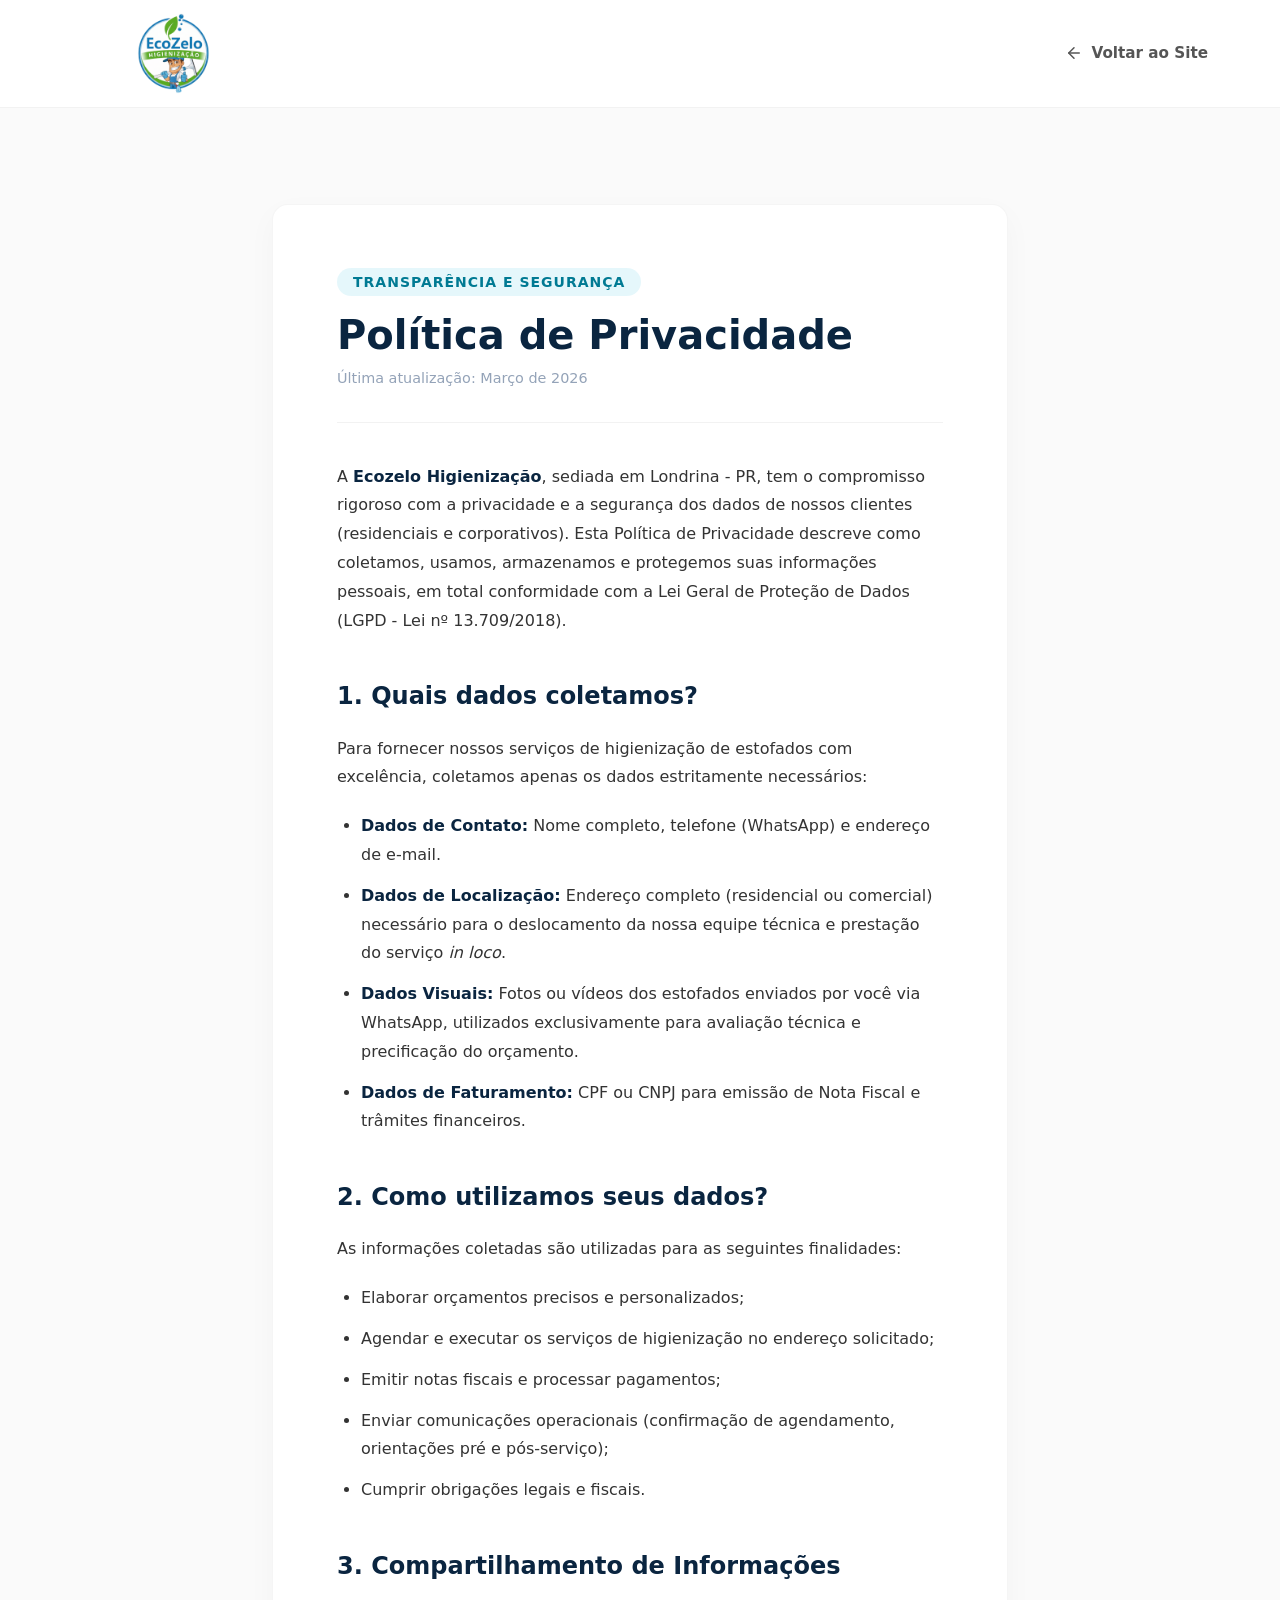
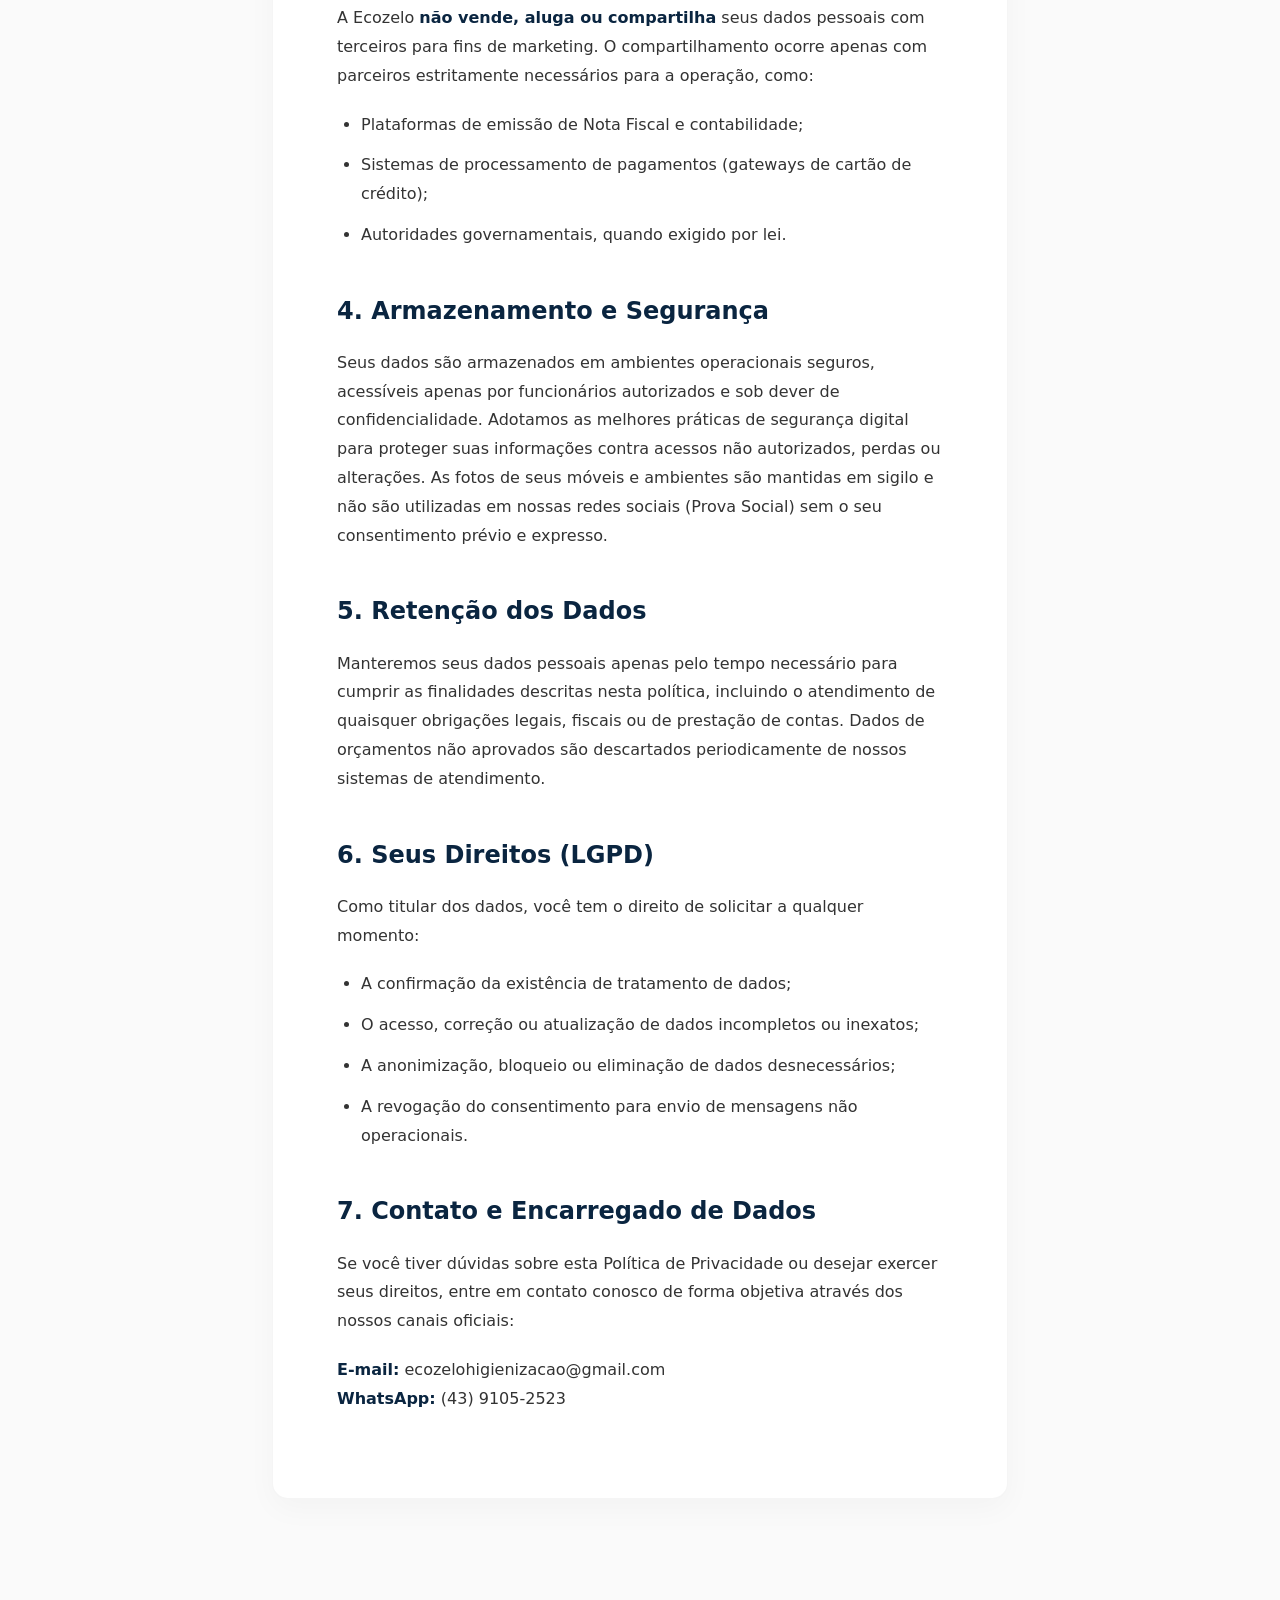
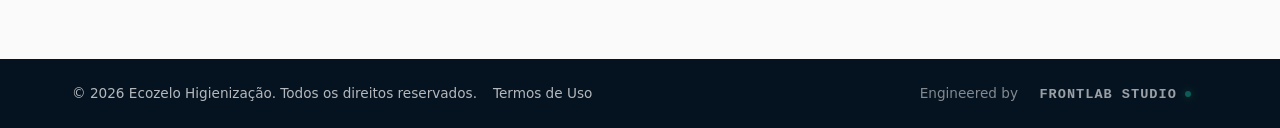
<file: legal/privacidade.html>
<!DOCTYPE html>
<html lang="pt-BR">

<head>
    <meta charset="UTF-8">
    <meta name="viewport" content="width=device-width, initial-scale=1.0">
    <title>Política de Privacidade | Ecozelo Higienização</title>
    <meta name="description"
        content="Saiba como a Ecozelo protege seus dados pessoais e garante sua privacidade durante nossos serviços de higienização.">
    <link rel="stylesheet" href="../assets/style/style.css">
    <link rel="shortcut icon" href="../assets/svg/favicon.ico" type="image/x-icon">
</head>

<body class="pagina-legal">

    <header class="header header-legal">
        <div class="container header-container">
            <a href="#" class="logo" aria-label="Voltar para a página inicial da Ecozelo">
                <img src="../assets/svg/logo.png" alt="Ecozelo Logo" width="180" height="50">
            </a>
            <a href="#" class="btn-voltar-home" id="btn-voltar">
                <svg viewBox="0 0 24 24" fill="none" stroke="currentColor" stroke-width="2" stroke-linecap="round"
                    stroke-linejoin="round" width="18" height="18">
                    <line x1="19" y1="12" x2="5" y2="12"></line>
                    <polyline points="12 19 5 12 12 5"></polyline>
                </svg>
                Voltar ao Site
            </a>
        </div>
    </header>

    <main class="container-legal">
        <article class="conteudo-documento">

            <header class="cabecalho-documento">
                <span class="tag-secao">Transparência e Segurança</span>
                <h1 class="titulo-documento">Política de Privacidade</h1>
                <p class="data-atualizacao">Última atualização: Março de 2026</p>
            </header>

            <div class="texto-formatado">
                <p>A <strong>Ecozelo Higienização</strong>, sediada em Londrina - PR, tem o compromisso rigoroso com a
                    privacidade e a segurança dos dados de nossos clientes (residenciais e corporativos). Esta Política
                    de Privacidade descreve como coletamos, usamos, armazenamos e protegemos suas informações pessoais,
                    em total conformidade com a Lei Geral de Proteção de Dados (LGPD - Lei nº 13.709/2018).</p>

                <h2>1. Quais dados coletamos?</h2>
                <p>Para fornecer nossos serviços de higienização de estofados com excelência, coletamos apenas os dados
                    estritamente necessários:</p>
                <ul>
                    <li><strong>Dados de Contato:</strong> Nome completo, telefone (WhatsApp) e endereço de e-mail.</li>
                    <li><strong>Dados de Localização:</strong> Endereço completo (residencial ou comercial) necessário
                        para o deslocamento da nossa equipe técnica e prestação do serviço <em>in loco</em>.</li>
                    <li><strong>Dados Visuais:</strong> Fotos ou vídeos dos estofados enviados por você via WhatsApp,
                        utilizados exclusivamente para avaliação técnica e precificação do orçamento.</li>
                    <li><strong>Dados de Faturamento:</strong> CPF ou CNPJ para emissão de Nota Fiscal e trâmites
                        financeiros.</li>
                </ul>

                <h2>2. Como utilizamos seus dados?</h2>
                <p>As informações coletadas são utilizadas para as seguintes finalidades:</p>
                <ul>
                    <li>Elaborar orçamentos precisos e personalizados;</li>
                    <li>Agendar e executar os serviços de higienização no endereço solicitado;</li>
                    <li>Emitir notas fiscais e processar pagamentos;</li>
                    <li>Enviar comunicações operacionais (confirmação de agendamento, orientações pré e pós-serviço);
                    </li>
                    <li>Cumprir obrigações legais e fiscais.</li>
                </ul>

                <h2>3. Compartilhamento de Informações</h2>
                <p>A Ecozelo <strong>não vende, aluga ou compartilha</strong> seus dados pessoais com terceiros para
                    fins de marketing. O compartilhamento ocorre apenas com parceiros estritamente necessários para a
                    operação, como:</p>
                <ul>
                    <li>Plataformas de emissão de Nota Fiscal e contabilidade;</li>
                    <li>Sistemas de processamento de pagamentos (gateways de cartão de crédito);</li>
                    <li>Autoridades governamentais, quando exigido por lei.</li>
                </ul>

                <h2>4. Armazenamento e Segurança</h2>
                <p>Seus dados são armazenados em ambientes operacionais seguros, acessíveis apenas por funcionários
                    autorizados e sob dever de confidencialidade. Adotamos as melhores práticas de segurança digital
                    para proteger suas informações contra acessos não autorizados, perdas ou alterações. As fotos de
                    seus móveis e ambientes são mantidas em sigilo e não são utilizadas em nossas redes sociais (Prova
                    Social) sem o seu consentimento prévio e expresso.</p>

                <h2>5. Retenção dos Dados</h2>
                <p>Manteremos seus dados pessoais apenas pelo tempo necessário para cumprir as finalidades descritas
                    nesta política, incluindo o atendimento de quaisquer obrigações legais, fiscais ou de prestação de
                    contas. Dados de orçamentos não aprovados são descartados periodicamente de nossos sistemas de
                    atendimento.</p>

                <h2>6. Seus Direitos (LGPD)</h2>
                <p>Como titular dos dados, você tem o direito de solicitar a qualquer momento:</p>
                <ul>
                    <li>A confirmação da existência de tratamento de dados;</li>
                    <li>O acesso, correção ou atualização de dados incompletos ou inexatos;</li>
                    <li>A anonimização, bloqueio ou eliminação de dados desnecessários;</li>
                    <li>A revogação do consentimento para envio de mensagens não operacionais.</li>
                </ul>

                <h2>7. Contato e Encarregado de Dados</h2>
                <p>Se você tiver dúvidas sobre esta Política de Privacidade ou desejar exercer seus direitos, entre em
                    contato conosco de forma objetiva através dos nossos canais oficiais:</p>
                <p>
                    <strong>E-mail:</strong> ecozelohigienizacao@gmail.com<br>
                    <strong>WhatsApp:</strong> (43) 9105-2523
                </p>
            </div>

        </article>
    </main>

    <footer class="footer-legal">
        <div class="container wrapper-inferior">
            <div class="copy-box">
                <p>&copy; 2026 Ecozelo Higienização. Todos os direitos reservados.</p>
                <div class="links-legais">
                    <a href="termos.html?origem=privacidade">Termos de Uso</a>
                </div>
            </div>
            <div class="assinatura-agencia">
                <p>Engineered by <a href="https://frontlabstudio.com.br/" target="_blank"
                        class="frontlab-signature">Frontlab Studio<span class="status-dot"></span></a></p>
            </div>
        </div>
    </footer>
    <script src="../assets/script/legal.js"></script>
</body>

</html>
</file>
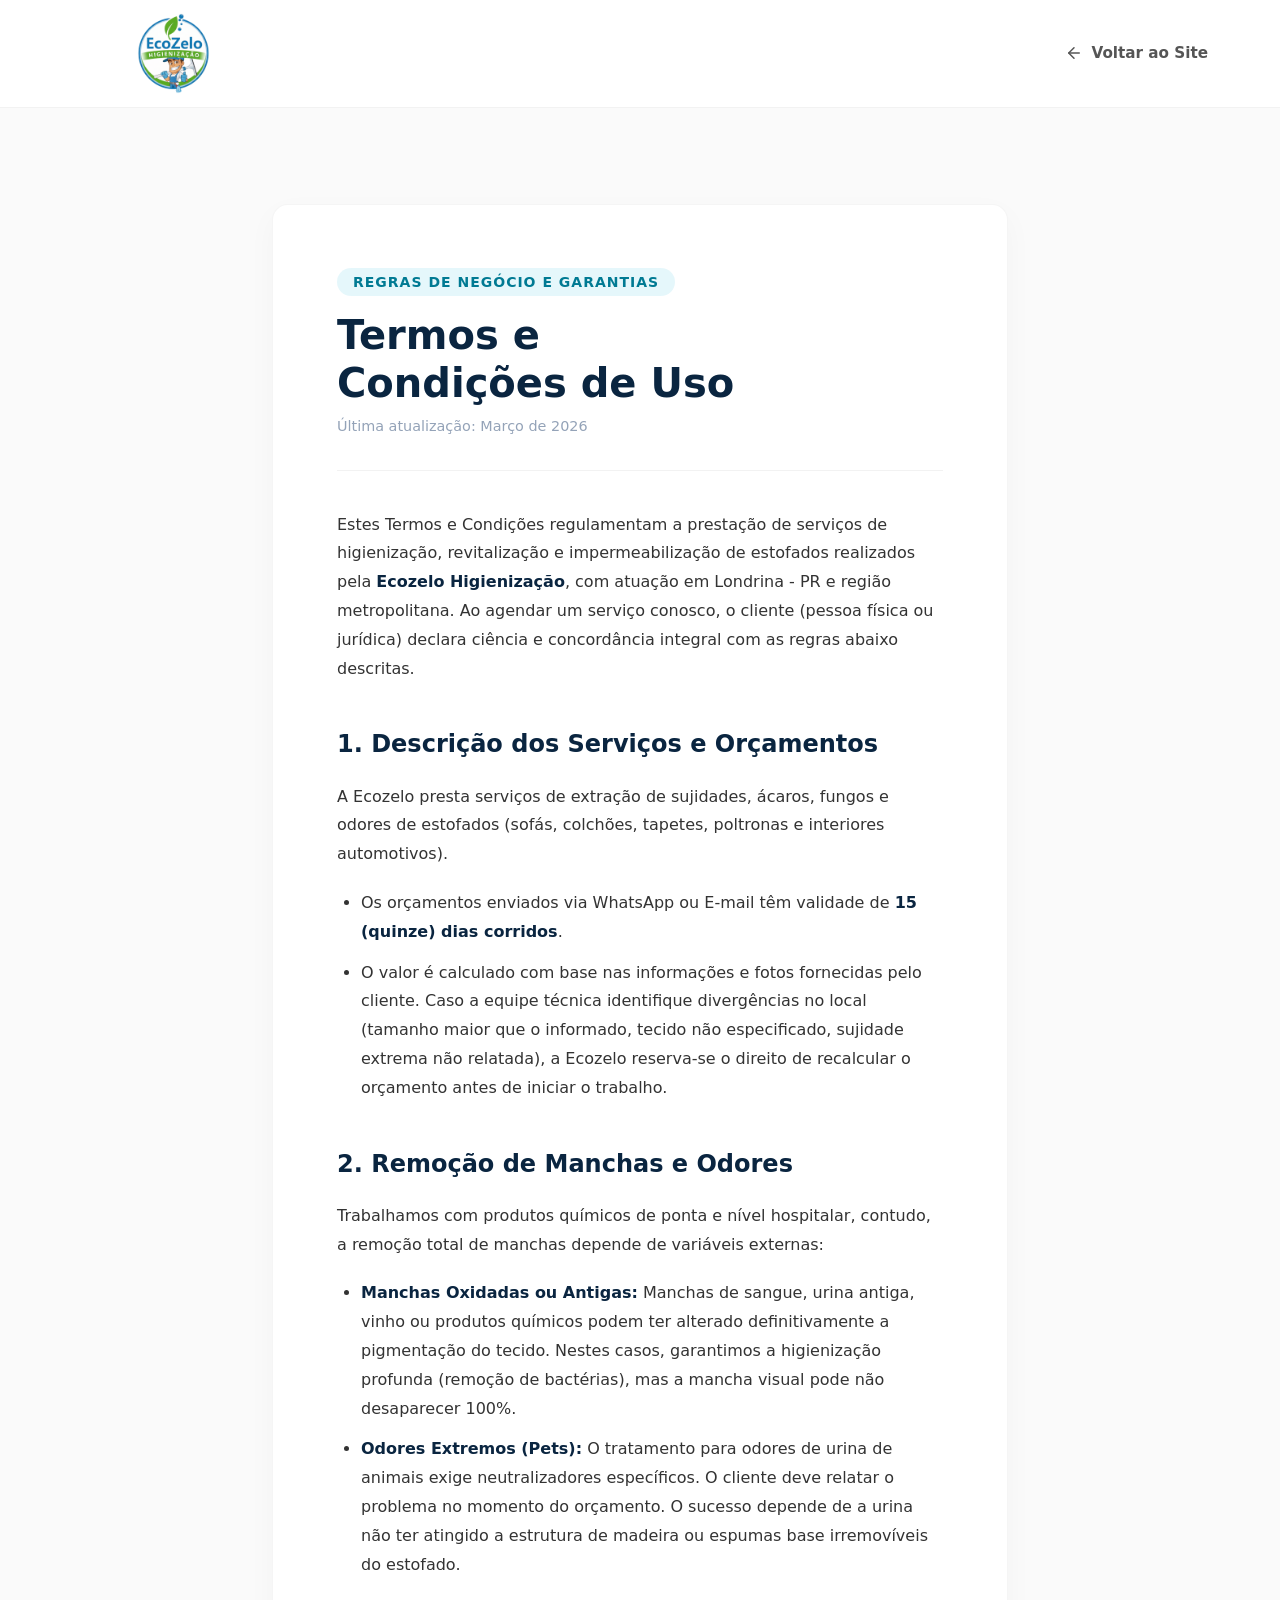
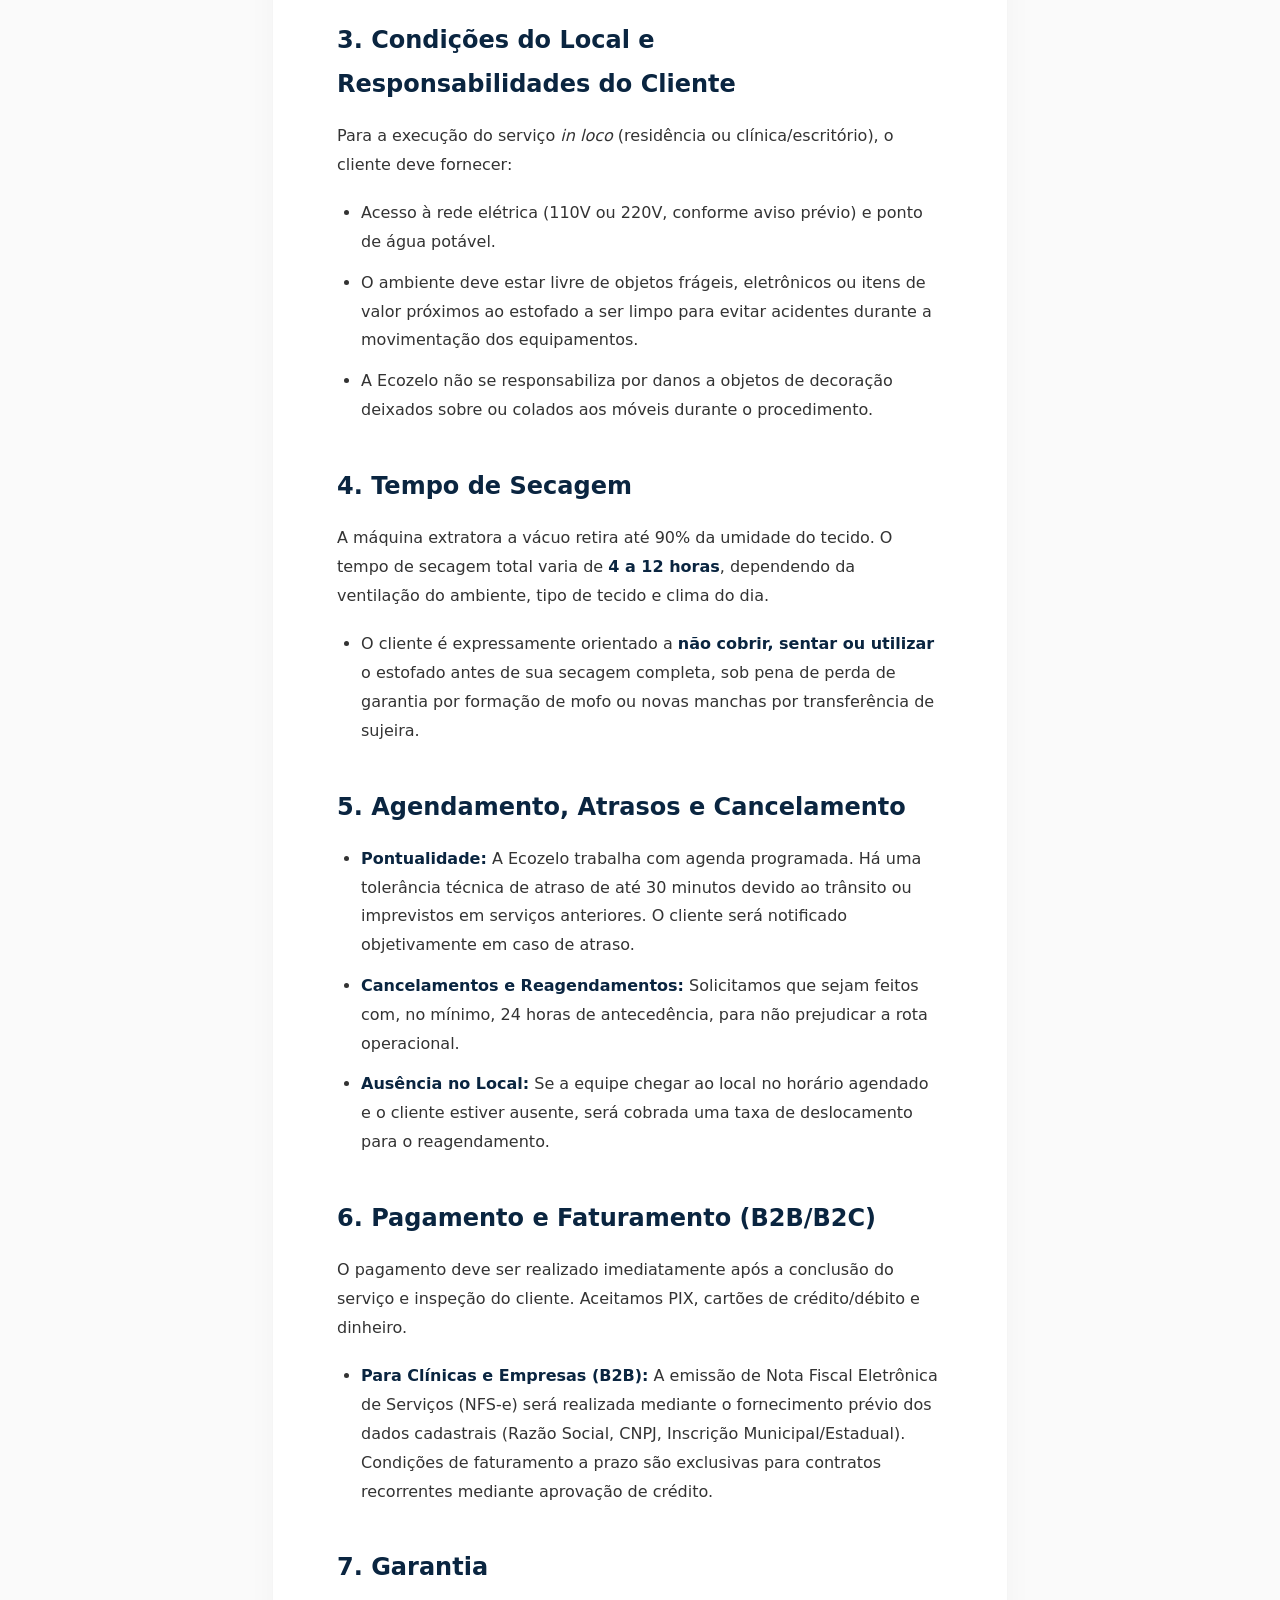
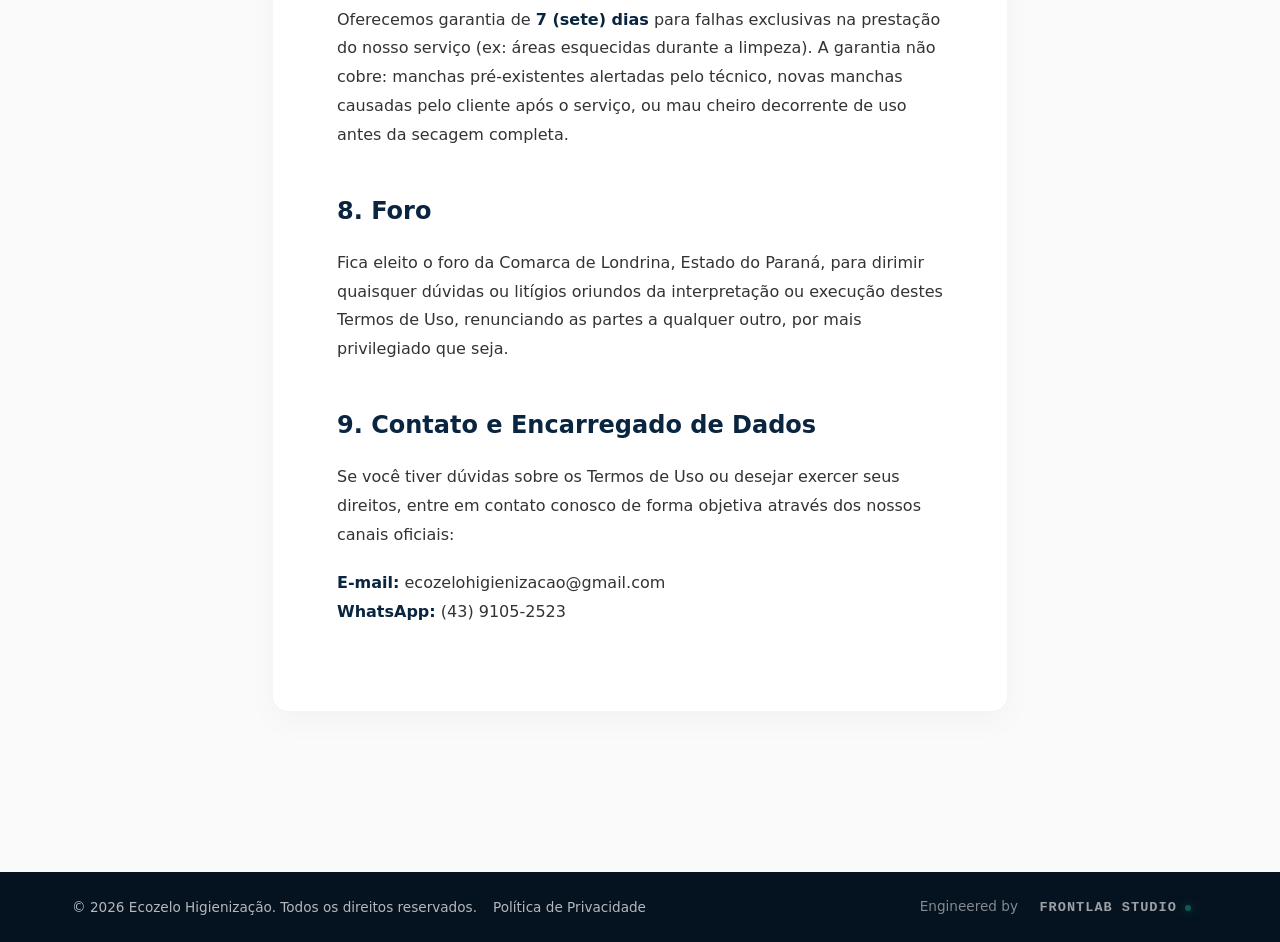
<file: legal/termos.html>
<!DOCTYPE html>
<html lang="pt-BR">

<head>
    <meta charset="UTF-8">
    <meta name="viewport" content="width=device-width, initial-scale=1.0">
    <title>Termos de Uso e Prestação de Serviços | Ecozelo Higienização</title>
    <meta name="description"
        content="Termos e Condições de Uso para a prestação de serviços de higienização e impermeabilização de estofados da Ecozelo.">
    <link rel="stylesheet" href="../assets/style/style.css">
        <link rel="shortcut icon" href="../assets/svg/favicon.ico" type="image/x-icon">
</head>

<body class="pagina-legal">

    <header class="header header-legal">
        <div class="container header-container">
            <a href="#" class="logo" aria-label="Voltar para a página inicial da Ecozelo">
                <img src="../assets/svg/logo.png" alt="Ecozelo Logo" width="180" height="50">
            </a>
            <a href="#" class="btn-voltar-home"id="btn-voltar">
                <svg viewBox="0 0 24 24" fill="none" stroke="currentColor" stroke-width="2" stroke-linecap="round"
                    stroke-linejoin="round" width="18" height="18">
                    <line x1="19" y1="12" x2="5" y2="12"></line>
                    <polyline points="12 19 5 12 12 5"></polyline>
                </svg>
                Voltar ao Site
            </a>
        </div>
    </header>

    <main class="container-legal">
        <article class="conteudo-documento">

            <header class="cabecalho-documento">
                <span class="tag-secao">Regras de Negócio e Garantias</span>
                <h1 class="titulo-documento">Termos e Condições de Uso</h1>
                <p class="data-atualizacao">Última atualização: Março de 2026</p>
            </header>

            <div class="texto-formatado">
                <p>Estes Termos e Condições regulamentam a prestação de serviços de higienização, revitalização e
                    impermeabilização de estofados realizados pela <strong>Ecozelo Higienização</strong>, com atuação em
                    Londrina - PR e região metropolitana. Ao agendar um serviço conosco, o cliente (pessoa física ou
                    jurídica) declara ciência e concordância integral com as regras abaixo descritas.</p>

                <h2>1. Descrição dos Serviços e Orçamentos</h2>
                <p>A Ecozelo presta serviços de extração de sujidades, ácaros, fungos e odores de estofados (sofás,
                    colchões, tapetes, poltronas e interiores automotivos).</p>
                <ul>
                    <li>Os orçamentos enviados via WhatsApp ou E-mail têm validade de <strong>15 (quinze) dias
                            corridos</strong>.</li>
                    <li>O valor é calculado com base nas informações e fotos fornecidas pelo cliente. Caso a equipe
                        técnica identifique divergências no local (tamanho maior que o informado, tecido não
                        especificado, sujidade extrema não relatada), a Ecozelo reserva-se o direito de recalcular o
                        orçamento antes de iniciar o trabalho.</li>
                </ul>

                <h2>2. Remoção de Manchas e Odores</h2>
                <p>Trabalhamos com produtos químicos de ponta e nível hospitalar, contudo, a remoção total de manchas
                    depende de variáveis externas:</p>
                <ul>
                    <li><strong>Manchas Oxidadas ou Antigas:</strong> Manchas de sangue, urina antiga, vinho ou produtos
                        químicos podem ter alterado definitivamente a pigmentação do tecido. Nestes casos, garantimos a
                        higienização profunda (remoção de bactérias), mas a mancha visual pode não desaparecer 100%.
                    </li>
                    <li><strong>Odores Extremos (Pets):</strong> O tratamento para odores de urina de animais exige
                        neutralizadores específicos. O cliente deve relatar o problema no momento do orçamento. O
                        sucesso depende de a urina não ter atingido a estrutura de madeira ou espumas base irremovíveis
                        do estofado.</li>
                </ul>

                <h2>3. Condições do Local e Responsabilidades do Cliente</h2>
                <p>Para a execução do serviço <em>in loco</em> (residência ou clínica/escritório), o cliente deve
                    fornecer:</p>
                <ul>
                    <li>Acesso à rede elétrica (110V ou 220V, conforme aviso prévio) e ponto de água potável.</li>
                    <li>O ambiente deve estar livre de objetos frágeis, eletrônicos ou itens de valor próximos ao
                        estofado a ser limpo para evitar acidentes durante a movimentação dos equipamentos.</li>
                    <li>A Ecozelo não se responsabiliza por danos a objetos de decoração deixados sobre ou colados aos
                        móveis durante o procedimento.</li>
                </ul>

                <h2>4. Tempo de Secagem</h2>
                <p>A máquina extratora a vácuo retira até 90% da umidade do tecido. O tempo de secagem total varia de
                    <strong>4 a 12 horas</strong>, dependendo da ventilação do ambiente, tipo de tecido e clima do dia.
                </p>
                <ul>
                    <li>O cliente é expressamente orientado a <strong>não cobrir, sentar ou utilizar</strong> o estofado
                        antes de sua secagem completa, sob pena de perda de garantia por formação de mofo ou novas
                        manchas por transferência de sujeira.</li>
                </ul>

                <h2>5. Agendamento, Atrasos e Cancelamento</h2>
                <ul>
                    <li><strong>Pontualidade:</strong> A Ecozelo trabalha com agenda programada. Há uma tolerância
                        técnica de atraso de até 30 minutos devido ao trânsito ou imprevistos em serviços anteriores. O
                        cliente será notificado objetivamente em caso de atraso.</li>
                    <li><strong>Cancelamentos e Reagendamentos:</strong> Solicitamos que sejam feitos com, no mínimo, 24
                        horas de antecedência, para não prejudicar a rota operacional.</li>
                    <li><strong>Ausência no Local:</strong> Se a equipe chegar ao local no horário agendado e o cliente
                        estiver ausente, será cobrada uma taxa de deslocamento para o reagendamento.</li>
                </ul>

                <h2>6. Pagamento e Faturamento (B2B/B2C)</h2>
                <p>O pagamento deve ser realizado imediatamente após a conclusão do serviço e inspeção do cliente.
                    Aceitamos PIX, cartões de crédito/débito e dinheiro.</p>
                <ul>
                    <li><strong>Para Clínicas e Empresas (B2B):</strong> A emissão de Nota Fiscal Eletrônica de Serviços
                        (NFS-e) será realizada mediante o fornecimento prévio dos dados cadastrais (Razão Social, CNPJ,
                        Inscrição Municipal/Estadual). Condições de faturamento a prazo são exclusivas para contratos
                        recorrentes mediante aprovação de crédito.</li>
                </ul>

                <h2>7. Garantia</h2>
                <p>Oferecemos garantia de <strong>7 (sete) dias</strong> para falhas exclusivas na prestação do nosso
                    serviço (ex: áreas esquecidas durante a limpeza). A garantia não cobre: manchas pré-existentes
                    alertadas pelo técnico, novas manchas causadas pelo cliente após o serviço, ou mau cheiro decorrente
                    de uso antes da secagem completa.</p>

                <h2>8. Foro</h2>
                <p>Fica eleito o foro da Comarca de Londrina, Estado do Paraná, para dirimir quaisquer dúvidas ou
                    litígios oriundos da interpretação ou execução destes Termos de Uso, renunciando as partes a
                    qualquer outro, por mais privilegiado que seja.</p>
                <h2>9. Contato e Encarregado de Dados</h2>
                <p>Se você tiver dúvidas sobre os Termos de Uso ou desejar exercer seus direitos, entre em
                    contato conosco de forma objetiva através dos nossos canais oficiais:</p>
                <p>
                    <strong>E-mail:</strong> ecozelohigienizacao@gmail.com<br>  
                    <strong>WhatsApp:</strong> (43) 9105-2523
                </p>

            </div>

        </article>
    </main>

    <footer class="footer-legal">
        <div class="container wrapper-inferior">
            <div class="copy-box">
                <p>&copy; 2026 Ecozelo Higienização. Todos os direitos reservados.</p>
                <div class="links-legais">
                    <a href="privacidade.html?origem=termos">Política de Privacidade</a>
                </div>
            </div>
            <div class="assinatura-agencia">
                <p>Engineered by <a href="https://frontlabstudio.com.br/" target="_blank"
                        class="frontlab-signature">Frontlab Studio<span class="status-dot"></span></a></p>
            </div>
        </div>
    </footer>
<script src="../assets/script/legal.js"></script>
</body>

</html>
</file>
<file: assets/style/style.css>
@charset "UTF-8";

:root {
    --cor-primaria: #0A2540;
    --cor-secundaria: #00B4D8;
    --cor-fundo: #FAFAFA;
    --cor-fundo-header: rgba(255, 255, 255, 0.95);
    --cor-texto: #333333;
    --cor-texto-mutado: #666666;
    --cor-destaque: #128C7E;
    --cor-secundaria-texto: #007A93; 
    --cor-texto-mutado: #555555; 

    --fonte-padrao: 'Inter', system-ui, -apple-system, sans-serif;
    --text-sm: clamp(0.875rem, 0.8vw + 0.5rem, 1rem);
    --text-md: clamp(1rem, 1vw + 0.75rem, 1.125rem);

    --container-max: 1200px;
    --padding-container: clamp(1rem, 4vw, 2rem);
    --header-height: clamp(90px, 12vh, 120px);
}

*,
*::before,
*::after {
    margin: 0;
    padding: 0;
    box-sizing: border-box;
}

html {
    scroll-behavior: smooth;
    overflow-x: hidden;
    text-rendering: optimizeLegibility;
    touch-action: manipulation;
}

body {
    min-height: 100vh;
    font-family: var(--fonte-padrao);
    background-color: var(--cor-fundo);
    color: var(--cor-texto);
    line-height: 1.6;
    position: relative;
    -webkit-font-smoothing: antialiased;
    overflow-x: hidden;
    width: 100vw;
    max-width: 100%;
    padding-top: var(--header-height);
}

*:focus-visible {
    outline: 3px solid var(--cor-secundaria);
    outline-offset: 3px;
}

h1,
h2,
h3,
h4,
h5,
h6 {
    text-wrap: balance;
    color: var(--cor-primaria);
}

img,
picture,
svg,
video {
    max-width: 100%;
    display: block;
    height: auto;
}

a {
    text-decoration: none;
    color: inherit;
    transition: color 0.3s ease, background-color 0.3s ease;
}

button {
    cursor: pointer;
    border: none;
    background: none;
    font-family: inherit;
}

@media (prefers-reduced-motion: reduce) {

    *,
    *::before,
    *::after {
        animation-duration: 0.01ms !important;
        animation-iteration-count: 1 !important;
        transition-duration: 0.01ms !important;
        scroll-behavior: auto !important;
    }
}

.container {
    width: 100%;
    max-width: var(--container-max);
    margin: 0 auto;
    padding: 0 var(--padding-container);
}

/* --- 3. COMPONENTE: HEADER --- */
.header {
    position: fixed;
    top: 0;
    left: 0;
    width: 100%;
    height: var(--header-height);
    background: var(--cor-fundo-header);
    backdrop-filter: blur(8px);
    -webkit-backdrop-filter: blur(8px);
    border-bottom: 1px solid rgba(0, 0, 0, 0.05);
    z-index: 1000;
    display: flex;
    align-items: center;
    transition: transform 0.3s ease, background-color 0.3s ease;
}

.header-container {
    display: flex;
    justify-content: space-between;
    align-items: center;
    width: 100%;
}

.logo img {
    max-height: clamp(70px, 10vh, 90px);
    width: auto;
    object-fit: contain;
    transform-origin: left center;
}

/* Navegação Desktop */
.nav-list {
    display: flex;
    align-items: center;
    gap: clamp(1.5rem, 3vw, 2.5rem);
    list-style: none;
}

.nav-link {
    font-size: var(--text-sm);
    font-weight: 500;
    position: relative;
}

.nav-link::after {
    content: '';
    position: absolute;
    bottom: -4px;
    left: 0;
    width: 0;
    height: 2px;
    background-color: var(--cor-secundaria);
    transition: width 0.3s ease;
}

.nav-link:hover::after {
    width: 100%;
}

.nav-link:hover {
    color: var(--cor-secundaria);
}

.btn-primary-nav {
    background-color: var(--cor-primaria);
    color: white;
    padding: 0.6rem 1.2rem;
    border-radius: 6px;
    font-size: var(--text-sm);
    font-weight: 600;
    border: 1px solid var(--cor-primaria);
}

.btn-primary-nav:hover {
    background-color: transparent;
    color: var(--cor-primaria);
}

.mobile-menu-btn {
    display: none;
    z-index: 1001;
}

@media (width <=1024px) {
    .nav-list {
        gap: 1.5rem;
    }
}

@media (width <=768px) {
    .mobile-menu-btn {
        display: block;
        width: 48px;
        height: 48px;
        position: relative;
    }

    .hamburger,
    .hamburger::before,
    .hamburger::after {
        content: '';
        display: block;
        width: 30px;
        height: 2px;
        background-color: var(--cor-primaria);
        position: absolute;
        transition: transform 0.3s ease, opacity 0.3s ease;
        left: 9px;
    }

    .hamburger {
        top: 50%;
        transform: translateY(-50%);
    }

    .hamburger::before {
        top: -8px;
        left: 0;
    }

    .hamburger::after {
        bottom: -8px;
        left: 0;
    }

    .hamburger {
        top: 50%;
        transform: translateY(-50%);
    }

    .hamburger::before {
        top: -8px;
    }

    .hamburger::after {
        bottom: -8px;
    }

    .mobile-menu-btn.active .hamburger {
        background-color: transparent;
    }

    .mobile-menu-btn.active .hamburger::before {
        transform: translateY(8px) rotate(45deg);
    }

    .mobile-menu-btn.active .hamburger::after {
        transform: translateY(-8px) rotate(-45deg);
    }

    .nav-menu {
        position: fixed;
        top: 0;
        right: -100%;
        width: min(80%, 350px);
        height: 100dvh;
        background-color: var(--cor-fundo);
        box-shadow: -5px 0 15px rgba(0, 0, 0, 0.1);
        display: flex;
        flex-direction: column;
        justify-content: center;
        padding: 2rem;
        transition: right 0.4s cubic-bezier(0.4, 0, 0.2, 1);
        z-index: 1000;
    }

    .nav-menu.active {
        right: 0;
    }

    .nav-list {
        flex-direction: column;
        align-items: flex-start;
        gap: 2rem;
    }

    .btn-primary-nav {
        display: block;
        width: 100%;
        text-align: center;
        margin-top: 1rem;
    }
}

@media (width <=360px) {
    .nav-menu {
        width: 100%;
    }
}

/* --- 5. COMPONENTE: HERO SECTION --- */
.hero {
    min-height: 100dvh;
    position: relative;
    display: flex;
    align-items: center;
    justify-content: center;
    padding-top: var(--header-height);
    overflow: hidden;
}

.hero-video {
    position: absolute;
    top: 0;
    left: 0;
    width: 100%;
    height: 100%;
    object-fit: cover;
    z-index: -2;
}

.hero-overlay {
    position: absolute;
    inset: 0;
    background: linear-gradient(180deg, rgba(10, 37, 64, 0.6) 0%, rgba(10, 37, 64, 0.85) 100%);
    z-index: -1;
}

.hero-content {
    display: flex;
    flex-direction: column;
    align-items: center;
    text-align: center;
    color: #FFFFFF;
    gap: 1.5rem;
    z-index: 1;
    padding-bottom: 2rem;
}

.trust-badge {
    display: inline-flex;
    align-items: center;
    gap: 0.5rem;
    background: rgba(255, 255, 255, 0.15);
    backdrop-filter: blur(4px);
    -webkit-backdrop-filter: blur(4px);
    padding: 0.5rem 1rem;
    border-radius: 50px;
    font-size: clamp(0.75rem, 1vw + 0.5rem, 0.875rem);
    font-weight: 600;
    letter-spacing: 0.5px;
    text-transform: uppercase;
    border: 1px solid rgba(255, 255, 255, 0.2);
}

.star-icon {
    color: #FFD700;
}

.hero-title {
    font-size: clamp(2rem, 5vw + 1rem, 3.5rem);
    font-weight: 800;
    line-height: 1.1;
    color: #FFFFFF;
    max-width: 900px;
}

.hero-subtitle {
    font-size: var(--text-md);
    font-weight: 400;
    color: #E2E8F0;
    max-width: 700px;
}

.hero-subtitle strong {
    color: var(--cor-secundaria);
}

.hero-actions {
    display: flex;
    flex-direction: column;
    align-items: center;
    gap: 0.75rem;
    margin-top: 1rem;
}

.btn-primary-pulse {
    display: inline-flex;
    align-items: center;
    justify-content: center;
    gap: 0.75rem;
    background-color: var(--cor-destaque);
    color: #FFFFFF;
    font-size: clamp(1rem, 1vw + 0.8rem, 1.125rem);
    font-weight: 700;
    padding: 1rem 2rem;
    border-radius: 8px;
    box-shadow: 0 4px 15px rgba(37, 211, 102, 0.4);
    transition: transform 0.3s ease, background-color 0.3s ease;
    animation: pulse-green 2s infinite;
}

.btn-primary-pulse:hover {
    background-color: #1DA851;
    transform: translateY(-2px);
    animation: none;
}

.wpp-icon {
    display: flex;
}

.micro-copy {
    font-size: 0.875rem;
    color: rgba(255, 255, 255, 0.8);
    font-weight: 500;
}

@keyframes pulse-green {
    0% {
        box-shadow: 0 0 0 0 rgba(37, 211, 102, 0.7);
    }

    70% {
        box-shadow: 0 0 0 15px rgba(37, 211, 102, 0);
    }

    100% {
        box-shadow: 0 0 0 0 rgba(37, 211, 102, 0);
    }
}

@media (width <=1024px) {
    .hero-title {
        max-width: 800px;
        line-height: 1.15;
    }

    .hero-subtitle {
        max-width: 600px;
    }
}

@media (width <=768px) {
    .hero-content {
        align-items: flex-start;
        text-align: left;
        padding-bottom: 3rem;
        gap: 1.25rem;
    }

    .hero-actions {
        width: 100%;
        align-items: flex-start;
        margin-top: 0.5rem;
    }

    .btn-primary-pulse {
        width: 100%;
        justify-content: center;
    }
}

@media (width <=360px) {
    .hero-title {
        font-size: 1.75rem;
    }

    .hero-subtitle {
        font-size: 0.9rem;
    }

    .btn-primary-pulse {
        padding: 0.8rem 1rem;
        font-size: 0.95rem;
    }

    .trust-badge {
        font-size: 0.7rem;
        padding: 0.4rem 0.8rem;
    }
}

/* --- 6. COMPONENTE: SEÇÃO DE RESULTADOS (ANTES E DEPOIS) --- */
.secao-resultados {
    content-visibility: auto;
    contain-intrinsic-size: 800px;
    padding: clamp(4rem, 8vw, 6rem) 0;
    background-color: #FFFFFF;
}

.cabecalho-secao {
    text-align: center;
    margin-bottom: clamp(2.5rem, 5vw, 4rem);
    display: flex;
    flex-direction: column;
    align-items: center;
    gap: 1rem;
}

.tag-secao {
    background-color: rgba(0, 180, 216, 0.1);
    color: var(--cor-secundaria-texto);
    font-size: 0.875rem;
    font-weight: 700;
    text-transform: uppercase;
    letter-spacing: 1px;
    padding: 0.4rem 1rem;
    border-radius: 50px;
}

.titulo-secao {
    font-size: clamp(2rem, 4vw, 2.75rem);
    line-height: 1.2;
    color: var(--cor-primaria);
}

.subtitulo-secao {
    font-size: var(--text-md);
    color: var(--cor-texto-mutado);
    max-width: 650px;
}

.grid-resultados {
    display: grid;
    grid-template-columns: repeat(auto-fit, minmax(280px, 1fr));
    gap: clamp(1.5rem, 3vw, 2.5rem);
}

.card-resultado {
    background-color: var(--cor-fundo);
    border-radius: 16px;
    overflow: hidden;
    box-shadow: 0 10px 30px rgba(0, 0, 0, 0.05);
    border: 1px solid rgba(0, 0, 0, 0.03);
    transition: transform 0.3s ease, box-shadow 0.3s ease;
}

.card-resultado:hover {
    transform: translateY(-5px);
    box-shadow: 0 15px 40px rgba(0, 0, 0, 0.08);
}

.comparacao-wrapper {
    display: flex;
    width: 100%;
}

.box-imagem {
    position: relative;
    width: 50%;
    overflow: hidden;
}

.box-antes::after {
    content: '';
    position: absolute;
    top: 0;
    right: 0;
    width: 2px;
    height: 100%;
    background-color: #FFFFFF;
    z-index: 2;
}

.img-fluida {
    width: 100%;
    height: 100%;
    object-fit: cover;
    aspect-ratio: 4/3;
    transition: transform 0.5s ease;
}

.card-resultado:hover .img-fluida {
    transform: scale(1.05);
}

.badge-status {
    position: absolute;
    top: 1rem;
    font-size: 0.75rem;
    font-weight: 700;
    padding: 0.3rem 0.8rem;
    border-radius: 4px;
    color: #FFFFFF;
    z-index: 3;
    text-transform: uppercase;
    box-shadow: 0 2px 10px rgba(0, 0, 0, 0.2);
}

.badge-antes {
    left: 1rem;
    background-color: #EF4444;
}

.badge-depois {
    right: 1rem;
    background-color: var(--cor-destaque);
}

.info-resultado {
    padding: 1.5rem;
}

.titulo-card {
    font-size: 1.25rem;
    margin-bottom: 0.5rem;
    color: var(--cor-primaria);
}

.texto-card {
    font-size: 0.95rem;
    color: var(--cor-texto-mutado);
    line-height: 1.5;
}

@media (width <=1024px) {
    .grid-resultados {
        gap: 1.5rem;
    }

    .comparacao-wrapper {
        aspect-ratio: auto;
    }
}

@media (width <=768px) {
    .secao-resultados {
        padding: 3rem 0;
    }

    .cabecalho-secao {
        margin-bottom: 2rem;
        text-align: left;
        align-items: flex-start;
    }

    .titulo-secao {
        br {
            display: none;
        }

    }

    .comparacao-wrapper {
        flex-direction: column;
    }

    .box-imagem {
        width: 100%;
    }

    .box-antes::after {
        width: 100%;
        height: 2px;
        top: auto;
        bottom: 0;
    }

    .badge-status {
        top: 0.75rem;
    }

    .badge-antes {
        left: 0.75rem;
    }

    .badge-depois {
        right: auto;
        left: 0.75rem;
    }
}

@media (width <=360px) {
    .titulo-secao {
        font-size: 1.6rem;
    }

    .info-resultado {
        padding: 1rem;
    }

    .titulo-card {
        font-size: 1.1rem;
    }

    .texto-card {
        font-size: 0.85rem;
    }
}

/* --- 7. COMPONENTE: BIOGRAFIA E AUTORIDADE --- */
.secao-sobre {
    content-visibility: auto;
    contain-intrinsic-size: 800px;
    padding: clamp(5rem, 10vw, 8rem) 0;
    background-color: var(--cor-fundo);
    overflow: hidden;
}

.wrapper-sobre {
    display: grid;
    grid-template-columns: 1fr 1fr;
    gap: clamp(3rem, 6vw, 5rem);
    align-items: center;
}

.sobre-visual {
    position: relative;
    width: 100%;
}

.box-imagem-principal {
    position: relative;
    width: 85%;
    border-radius: 24px;
    overflow: hidden;
    box-shadow: 0 20px 40px rgba(10, 37, 64, 0.08);
}

.img-sobre-destaque {
    width: 100%;
    height: auto;
    aspect-ratio: 4/5;
    object-fit: cover;
    transition: transform 0.7s ease;
}

.box-imagem-principal:hover .img-sobre-destaque {
    transform: scale(1.03);
}

.selo-anos {
    position: absolute;
    bottom: 2rem;
    left: 1rem;
    background-color: var(--cor-primaria);
    color: #FFFFFF;
    padding: 1.5rem;
    border-radius: 16px;
    display: flex;
    align-items: center;
    gap: 1rem;
    box-shadow: 0 10px 30px rgba(10, 37, 64, 0.2);
    z-index: 2;
}

.numero-selo {
    font-size: 3.5rem;
    font-weight: 800;
    line-height: 1;
    color: var(--cor-secundaria);
}

.texto-selo {
    font-size: 1rem;
    font-weight: 600;
    text-transform: uppercase;
    letter-spacing: 1px;
    line-height: 1.2;
}

.box-imagem-secundaria {
    position: absolute;
    bottom: -10%;
    right: 0;
    width: 45%;
    border-radius: 50%;
    overflow: hidden;
    border: 8px solid var(--cor-fundo);
    box-shadow: 0 15px 35px rgba(0, 0, 0, 0.1);
    z-index: 3;
}

.img-sobre-detalhe {
    width: 100%;
    height: auto;
    aspect-ratio: 1/1;
    object-fit: cover;
    object-position: bottom center;
}

.sobre-conteudo {
    display: flex;
    flex-direction: column;
    align-items: flex-start;
}

.titulo-secao-esquerda {
    font-size: clamp(2rem, 3.5vw, 2.75rem);
    line-height: 1.2;
    color: var(--cor-primaria);
    margin: 1rem 0 1.5rem 0;
}

.texto-sobre {
    font-size: var(--text-md);
    color: var(--cor-texto-mutado);
    margin-bottom: 1.5rem;
    line-height: 1.7;
}

.texto-sobre strong {
    color: var(--cor-primaria);
}

.stats-grid {
    display: grid;
    grid-template-columns: 1fr;
    gap: 1.25rem;
    margin-top: 1.5rem;
    width: 100%;
}

.stat-item {
    display: flex;
    align-items: center;
    gap: 1rem;
    background-color: #FFFFFF;
    padding: 1rem 1.5rem;
    border-radius: 12px;
    border: 1px solid rgba(0, 0, 0, 0.04);
    box-shadow: 0 4px 15px rgba(0, 0, 0, 0.02);
}

.icone-stat {
    width: 28px;
    height: 28px;
    color: var(--cor-secundaria);
    flex-shrink: 0;
}

.stat-titulo {
    display: block;
    font-size: 1.1rem;
    font-weight: 700;
    color: var(--cor-primaria);
}

.stat-desc {
    font-size: 0.875rem;
    color: var(--cor-texto-mutado);
}

.cta-sobre-wrapper {
    margin-top: 2.5rem;
    display: flex;
    flex-direction: column;
    align-items: flex-start;
    gap: 0.75rem;
}

.btn-whatsapp-sobre {
    display: inline-flex;
    align-items: center;
    gap: 0.75rem;
    background-color: var(--cor-destaque);
    color: #FFFFFF;
    padding: 1rem 2rem;
    border-radius: 8px;
    font-size: 1.05rem;
    font-weight: 700;
    box-shadow: 0 4px 15px rgba(37, 211, 102, 0.3);
    position: relative;
    overflow: hidden;
    transition: transform 0.3s ease, box-shadow 0.3s ease, background-color 0.3s ease;
}

.btn-whatsapp-sobre::after {
    content: '';
    position: absolute;
    top: -50%;
    left: -60%;
    width: 20%;
    height: 200%;
    background: rgba(255, 255, 255, 0.3);
    transform: rotate(35deg);
    transition: all 0.6s cubic-bezier(0.19, 1, 0.22, 1);
}

.btn-whatsapp-sobre:hover {
    background-color: #1DA851;
    transform: translateY(-3px);
    box-shadow: 0 8px 25px rgba(37, 211, 102, 0.4);
}

.btn-whatsapp-sobre:hover::after {
    left: 120%;
}

.micro-copy-sobre {
    font-size: 0.85rem;
    color: var(--cor-texto-mutado);
    font-weight: 600;
}

@media (width <=1024px) {
    .wrapper-sobre {
        gap: 2rem;
    }

    .selo-anos {
        left: 1rem;
        bottom: 1rem;
        padding: 1rem;
    }

    .numero-selo {
        font-size: 2.5rem;
    }

    .cta-sobre-wrapper {
        margin-top: 2rem;
    }

    .btn-whatsapp-sobre {
        padding: 0.9rem 1.8rem;
        font-size: 1rem;
    }
}

@media (width <=768px) {
    .wrapper-sobre {
        grid-template-columns: 1fr;
        gap: 4rem;
    }

    .box-imagem-principal {
        width: 90%;
        margin: 0 auto;
    }



    .selo-anos {
        left: 5%;
        bottom: 1.5rem;
        transform: scale(1);
    }

    .box-imagem-secundaria {
        right: 0;
        bottom: -15%;
        width: 40%;
    }

    .sobre-conteudo {
        padding-top: 1rem;
    }

    .stats-grid {
        grid-template-columns: repeat(auto-fit, minmax(280px, 1fr));
    }

    .cta-sobre-wrapper {
        width: 100%;
        margin-top: 2.5rem;
        align-items: center;
        text-align: center;
    }

    .btn-whatsapp-sobre {
        width: 100%;
        justify-content: center;
    }
}

@media (width <=360px) {
    .secao-sobre {
        padding: 4rem 0;
    }

    .box-imagem-secundaria {
        display: none;
    }

    .box-imagem-principal {
        width: 100%;
        border-radius: 16px;
    }

    .selo-anos {
        left: 50%;
        transform: translateX(-50%);
        bottom: 1rem;
        width: 90%;
        justify-content: center;
    }

    .titulo-secao-esquerda {
        font-size: 1.7rem;
    }

    .stat-item {
        padding: 0.8rem 1rem;
    }

    .cta-sobre-wrapper {
        margin-top: 2rem;
        gap: 0.5rem;
    }

    .btn-whatsapp-sobre {
        padding: 0.8rem 1.2rem;
        font-size: 0.95rem;
        gap: 0.5rem;
    }

    .btn-whatsapp-sobre svg {
        width: 18px;
        height: 18px;
    }

    .micro-copy-sobre {
        font-size: 0.75rem;
        line-height: 1.3;
    }
}

/* --- 8. COMPONENTE: SERVIÇOS E ESPECIALIDADES --- */
.secao-servicos {
    content-visibility: auto;
    contain-intrinsic-size: 1000px;
    padding: clamp(5rem, 10vw, 8rem) 0;
    background-color: var(--cor-primaria);
    color: #FFFFFF;
}

.cabecalho-claro .titulo-secao {
    color: #FFFFFF;
}

.cabecalho-claro .subtitulo-secao {
    color: rgba(255, 255, 255, 0.7);
}

.tag-clara {
    background-color: rgba(255, 255, 255, 0.1);
    color: var(--cor-secundaria);
    border: 1px solid rgba(255, 255, 255, 0.2);
}

.grid-servicos {
    display: grid;
    grid-template-columns: repeat(auto-fit, minmax(280px, 1fr));
    gap: clamp(1.5rem, 3vw, 2rem);
    margin-top: 3rem;
}

.card-servico {
    position: relative;
    border-radius: 20px;
    overflow: hidden;
    aspect-ratio: 4/5;
    background-color: #1a1a1a;
    box-shadow: 0 10px 30px rgba(0, 0, 0, 0.3);
    isolation: isolate;
}

.bg-servico {
    position: absolute;
    inset: 0;
    width: 100%;
    height: 100%;
    z-index: -2;
}

.bg-servico img {
    width: 100%;
    height: 100%;
    object-fit: cover;
    transition: transform 0.6s cubic-bezier(0.25, 0.46, 0.45, 0.94);
}

.overlay-servico {
    position: absolute;
    inset: 0;
    background: linear-gradient(180deg, rgba(10, 37, 64, 0.1) 0%, rgba(10, 37, 64, 0.95) 90%);
    z-index: -1;
    transition: background-color 0.4s ease;
}

.conteudo-servico {
    position: absolute;
    bottom: 0;
    left: 0;
    width: 100%;
    padding: 2rem 1.5rem;
    display: flex;
    flex-direction: column;
    gap: 0.75rem;
    transform: translateY(2rem);
    transition: transform 0.4s ease;
}

.icone-servico {
    font-size: 2rem;
    margin-bottom: 0.5rem;
    filter: drop-shadow(0 2px 4px rgba(0, 0, 0, 0.3));
}

.titulo-servico {
    font-size: 1.5rem;
    font-weight: 700;
    color: #FFFFFF;
    line-height: 1.2;
}

.desc-servico {
    font-size: 0.95rem;
    color: rgba(255, 255, 255, 0.8);
    line-height: 1.5;
    opacity: 0;
    transition: opacity 0.4s ease;
}

.link-servico {
    display: inline-flex;
    align-items: center;
    gap: 0.5rem;
    font-size: 0.9rem;
    font-weight: 600;
    color: var(--cor-secundaria);
    margin-top: 0.5rem;
    opacity: 0;
    transition: opacity 0.4s ease, gap 0.3s ease;
}

.link-absoluto {
    position: absolute;
    inset: 0;
    z-index: 10;
}

.badge-premium {
    position: absolute;
    top: 1.5rem;
    right: 1.5rem;
    background-color: #D4AF37;
    color: #000;
    font-size: 0.75rem;
    font-weight: 800;
    padding: 0.3rem 0.8rem;
    border-radius: 50px;
    text-transform: uppercase;
    letter-spacing: 1px;
    box-shadow: 0 4px 10px rgba(0, 0, 0, 0.3);
}

@media (hover: hover) {
    .card-servico:hover .bg-servico img {
        transform: scale(1.08);
    }

    .card-servico:hover .overlay-servico {
        background: linear-gradient(180deg, rgba(10, 37, 64, 0.4) 0%, rgba(10, 37, 64, 1) 100%);
    }

    .card-servico:hover .conteudo-servico {
        transform: translateY(0);
    }

    .card-servico:hover .desc-servico,
    .card-servico:hover .link-servico {
        opacity: 1;
    }

    .card-servico:hover .link-servico {
        gap: 0.8rem;
    }
}

@media (width <=1024px) {
    .grid-servicos {
        gap: 1.5rem;
    }

    .card-servico {
        aspect-ratio: 3/4;
    }
}

@media (width <=768px) {
    .secao-servicos {
        padding: 4rem 0;
    }

    .conteudo-servico {
        transform: translateY(0);
        padding: 1.5rem 1.25rem;
    }

    .desc-servico,
    .link-servico {
        opacity: 1;
    }

    .overlay-servico {
        background: linear-gradient(180deg, rgba(10, 37, 64, 0.1) 0%, rgba(10, 37, 64, 0.95) 100%);
    }

    .icone-servico {
        font-size: 1.75rem;
    }

    .titulo-servico {
        font-size: 1.35rem;
    }
}

@media (width <=360px) {
    .cabecalho-secao {
        margin-bottom: 1.5rem;
    }

    .card-servico {
        aspect-ratio: auto;
        min-height: 380px;
    }

    .conteudo-servico {
        padding: 1.25rem 1rem;
        gap: 0.5rem;
    }

    .titulo-servico {
        font-size: 1.2rem;
    }

    .desc-servico {
        font-size: 0.85rem;
        line-height: 1.4;
    }

    .link-servico {
        font-size: 0.85rem;
    }

    .badge-premium {
        top: 1rem;
        right: 1rem;
        font-size: 0.7rem;
    }
}

/* --- 9. COMPONENTE: DIFERENCIAIS E VANTAGENS --- */
.secao-diferenciais {
    content-visibility: auto;
    contain-intrinsic-size: 800px;
    padding: clamp(5rem, 10vw, 8rem) 0;
    background-color: #F8FAFC;
    border-top: 1px solid rgba(0, 0, 0, 0.03);
}

.grid-diferenciais {
    display: grid;
    grid-template-columns: repeat(auto-fit, minmax(280px, 1fr));
    gap: clamp(1.5rem, 4vw, 3rem);
}

.card-diferencial {
    background-color: #FFFFFF;
    padding: clamp(2rem, 3vw, 2.5rem);
    border-radius: 16px;
    box-shadow: 0 4px 20px rgba(0, 0, 0, 0.03);
    border: 1px solid rgba(0, 0, 0, 0.04);
    transition: transform 0.3s ease, box-shadow 0.3s ease;
    display: flex;
    flex-direction: column;
    align-items: flex-start;
}

.card-diferencial:hover {
    transform: translateY(-5px);
    box-shadow: 0 10px 30px rgba(0, 180, 216, 0.1);
}

.icone-box {
    width: 60px;
    height: 60px;
    background-color: rgba(0, 180, 216, 0.1);
    border-radius: 14px;
    display: flex;
    align-items: center;
    justify-content: center;
    margin-bottom: 1.5rem;
    color: var(--cor-secundaria);
    transition: background-color 0.3s ease, color 0.3s ease;
}

.card-diferencial:hover .icone-box {
    background-color: var(--cor-secundaria);
    color: #FFFFFF;
}

.icone-box svg {
    width: 30px;
    height: 30px;
}

.titulo-diferencial {
    font-size: 1.25rem;
    font-weight: 700;
    color: var(--cor-primaria);
    margin-bottom: 0.75rem;
    line-height: 1.3;
}

.desc-diferencial {
    font-size: 0.95rem;
    color: var(--cor-texto-mutado);
    line-height: 1.6;
}

@media (width <=1024px) {
    .grid-diferenciais {
        gap: 2rem;
    }
}

@media (width <=768px) {
    .secao-diferenciais {
        padding: 4rem 0;
    }

    .card-diferencial {
        align-items: center;
        text-align: center;
        padding: 2rem 1.5rem;
    }

    .icone-box {
        margin-bottom: 1.25rem;
    }
}

@media (width <=360px) {
    .card-diferencial {
        padding: 1.5rem 1.25rem;
    }

    .icone-box {
        width: 50px;
        height: 50px;
    }

    .icone-box svg {
        width: 24px;
        height: 24px;
    }

    .titulo-diferencial {
        font-size: 1.15rem;
    }

    .desc-diferencial {
        font-size: 0.85rem;
    }
}

/* --- 10. COMPONENTE: DEPOIMENTOS (MARQUEE INFINITO CSS) --- */
.secao-depoimentos {
    content-visibility: auto;
    contain-intrinsic-size: 600px;
    padding: clamp(5rem, 10vw, 8rem) 0;
    background-color: #FFFFFF;
    overflow: hidden;
}

.marquee-wrapper {
    width: 100vw;
    max-width: 100%;
    margin-top: 3rem;
    position: relative;
    mask-image: linear-gradient(to right, transparent, black 5%, black 95%, transparent);
    -webkit-mask-image: linear-gradient(to right, transparent, black 5%, black 95%, transparent);
}

.marquee-track {
    display: flex;
    gap: 2rem;
    width: max-content;
    animation: scroll-marquee 40s linear infinite;
    padding: 1rem 0;
}

.marquee-track:hover,
.marquee-track:active {
    animation-play-state: paused;
}

.card-depoimento {
    width: clamp(300px, 80vw, 400px);
    background-color: #F8FAFC;
    border: 1px solid rgba(0, 0, 0, 0.04);
    border-radius: 16px;
    padding: 2rem;
    box-shadow: 0 4px 15px rgba(0, 0, 0, 0.02);
    display: flex;
    flex-direction: column;
    justify-content: space-between;
    flex-shrink: 0;
    transition: transform 0.3s ease, box-shadow 0.3s ease;
}

.card-depoimento:hover {
    transform: translateY(-5px);
    box-shadow: 0 10px 25px rgba(0, 180, 216, 0.08);
}

.estrelas {
    color: #F59E0B;
    font-size: 1.2rem;
    letter-spacing: 2px;
    margin-bottom: 1rem;
}

.texto-depoimento {
    font-size: 1rem;
    color: var(--cor-texto-mutado);
    line-height: 1.6;
    font-style: italic;
    margin-bottom: 2rem;
    flex-grow: 1;
}

.autor-depoimento {
    display: flex;
    align-items: center;
    gap: 1rem;
    border-top: 1px solid rgba(0, 0, 0, 0.05);
    padding-top: 1.25rem;
}

.avatar-autor {
    width: 48px;
    height: 48px;
    border-radius: 50%;
    background-color: var(--cor-primaria);
    color: #FFFFFF;
    display: flex;
    align-items: center;
    justify-content: center;
    font-weight: 700;
    font-size: 1.2rem;
}

.avatar-autor.img-bg {
    background-size: cover;
    background-position: center;
    background-color: transparent;
}

.nome-autor {
    font-size: 1rem;
    font-weight: 700;
    color: var(--cor-primaria);
}

.cargo-autor {
    font-size: 0.85rem;
    color: var(--cor-secundaria-texto);
    font-weight: 600;
}

@keyframes scroll-marquee {
    0% {
        transform: translateX(0);
    }

    100% {
        transform: translateX(calc(-50% - 1rem));
    }
}

@media (prefers-reduced-motion: reduce) {
    .marquee-track {
        animation: none;
        overflow-x: auto;
        scroll-snap-type: x mandatory;
    }

    .card-depoimento {
        scroll-snap-align: center;
    }

    .marquee-wrapper {
        mask-image: none;
        -webkit-mask-image: none;
    }
}

@media (width <=1024px) {
    .marquee-wrapper {
        mask-image: none;
        -webkit-mask-image: none;
        overflow-x: auto;
        scroll-snap-type: x mandatory;
        scrollbar-width: none;
        -ms-overflow-style: none;
    }

    .marquee-wrapper::-webkit-scrollbar {
        display: none;
    }

    .marquee-track {
        animation: none !important;
        width: max-content;
        padding: 1rem 2rem;
        gap: 2rem;
    }

    .card-depoimento {
        width: 350px;
        padding: 1.5rem;
        scroll-snap-align: center;
    }
}

@media (width <=768px) {
    .secao-depoimentos {
        padding: 4rem 0;
    }

    .marquee-wrapper {
        margin-top: 2rem;
        padding-bottom: 1.5rem;
    }

    .marquee-track {
        padding: 1rem 1.5rem;
        gap: 1.5rem;
    }

    .card-depoimento {
        width: 300px;
    }

    .texto-depoimento {
        font-size: 0.95rem;
    }
}

@media (width <=360px) {
    .marquee-track {
        padding: 1rem;
        gap: 1rem;
    }

    .card-depoimento {
        width: 270px;
        padding: 1.25rem;
    }

    .texto-depoimento {
        font-size: 0.9rem;
    }

    .avatar-autor {
        width: 40px;
        height: 40px;
        font-size: 1rem;
    }

    .nome-autor {
        font-size: 0.95rem;
    }
}

/* --- 11. COMPONENTE: LOCALIZAÇÃO E MAPA --- */
.secao-localizacao {
    content-visibility: auto;
    contain-intrinsic-size: 800px;
    padding: clamp(5rem, 10vw, 8rem) 0;
    background-color: var(--cor-fundo);
    border-top: 1px solid rgba(0, 0, 0, 0.03);
}

.wrapper-localizacao {
    display: grid;
    grid-template-columns: 1fr 1fr;
    gap: clamp(3rem, 6vw, 5rem);
    align-items: center;
}

.cabecalho-secao-esquerda {
    margin-bottom: 2.5rem;
    display: flex;
    flex-direction: column;
    align-items: flex-start;
}

.lista-contatos {
    display: flex;
    flex-direction: column;
    gap: 1.5rem;
    margin-bottom: 2.5rem;
}

.item-contato {
    display: flex;
    align-items: flex-start;
    gap: 1.25rem;
    background-color: #FFFFFF;
    padding: 1.25rem;
    border-radius: 12px;
    border: 1px solid rgba(0, 0, 0, 0.04);
    box-shadow: 0 4px 15px rgba(0, 0, 0, 0.02);
    transition: transform 0.3s ease;
}

.item-contato:hover {
    transform: translateX(5px);
}

.icone-contato {
    font-size: 1.5rem;
    background-color: rgba(0, 180, 216, 0.1);
    width: 48px;
    height: 48px;
    display: flex;
    align-items: center;
    justify-content: center;
    border-radius: 10px;
    flex-shrink: 0;
}

.titulo-contato {
    font-size: 1.05rem;
    font-weight: 700;
    color: var(--cor-primaria);
    margin-bottom: 0.25rem;
}

.texto-contato {
    font-size: 0.95rem;
    color: var(--cor-texto-mutado);
    line-height: 1.4;
}

.destaque-texto {
    font-size: 1.15rem;
    font-weight: 800;
    color: var(--cor-secundaria);
}

.micro-texto {
    display: block;
    font-size: 0.75rem;
    color: #94A3B8;
    margin-top: 0.25rem;
}

.link-email {
    display: inline-block;
    font-size: 0.9rem;
    color: var(--cor-texto-mutado);
    margin-top: 0.25rem;
    text-decoration: underline;
    text-decoration-color: transparent;
    transition: text-decoration-color 0.3s ease;
}

.link-email:hover {
    color: var(--cor-primaria);
    text-decoration-color: var(--cor-primaria);
}

.mt-btn {
    margin-top: 1rem;
}

.box-mapa {
    position: relative;
    width: 100%;
    aspect-ratio: 4/5;
    border-radius: 24px;
    overflow: hidden;
    box-shadow: 0 20px 40px rgba(10, 37, 64, 0.08);
    border: 8px solid #FFFFFF;
}

.overlay-mapa {
    position: absolute;
    inset: 0;
    background-color: var(--cor-primaria);
    mix-blend-mode: color;
    opacity: 0.1;
    pointer-events: none;
    transition: opacity 0.3s ease;
}

.box-mapa:hover .overlay-mapa {
    opacity: 0;
}

@media (width <=1024px) {
    .wrapper-localizacao {
        gap: 3rem;
    }

    .box-mapa {
        aspect-ratio: 1/1;
    }
}

@media (width <=768px) {
    .secao-localizacao {
        padding: 4rem 0;
    }

    .wrapper-localizacao {
        grid-template-columns: 1fr;
        gap: 3rem;
    }

    .cabecalho-secao-esquerda {
        align-items: center;
        text-align: center;
    }

    .item-contato {
        padding: 1rem;
    }

    .box-mapa {
        aspect-ratio: 4/3;
        border-width: 4px;
        border-radius: 16px;
    }

    .mt-btn {
        width: 100%;
    }
}

@media (width <=360px) {
    .secao-localizacao {
        padding: 3.5rem 0;
    }

    .lista-contatos {
        gap: 1rem;
    }

    .item-contato {
        flex-direction: column;
        align-items: center;
        text-align: center;
        gap: 0.75rem;
    }

    .icone-contato {
        width: 40px;
        height: 40px;
        font-size: 1.25rem;
    }

    .titulo-contato {
        font-size: 1rem;
    }

    .texto-contato {
        font-size: 0.85rem;
    }

    .destaque-texto {
        font-size: 1rem;
    }

    .box-mapa {
        aspect-ratio: 1/1;
    }
}

/* --- 12. COMPONENTE: FAQ (SANFONA NATIVA) --- */
.secao-faq {
    content-visibility: auto;
    contain-intrinsic-size: 800px;
    padding: clamp(5rem, 10vw, 8rem) 0;
    background-color: #F8FAFC;
    border-top: 1px solid rgba(0, 0, 0, 0.03);
}

.wrapper-faq {
    max-width: 800px;
    margin: 0 auto;
}

.lista-faq {
    display: flex;
    flex-direction: column;
    gap: 1rem;
    margin-top: 3rem;
}

.item-faq {
    background-color: #FFFFFF;
    border: 1px solid rgba(0, 0, 0, 0.05);
    border-radius: 12px;
    overflow: hidden;
    box-shadow: 0 4px 15px rgba(0, 0, 0, 0.02);
    transition: box-shadow 0.3s ease;
}

.item-faq:hover {
    box-shadow: 0 8px 25px rgba(0, 180, 216, 0.08);
}

.pergunta-faq {
    list-style: none;
    padding: clamp(1.25rem, 3vw, 1.5rem);
    cursor: pointer;
    font-size: 1.1rem;
    font-weight: 700;
    color: var(--cor-primaria);
    display: flex;
    justify-content: space-between;
    align-items: center;
    gap: 1rem;
    user-select: none;
    transition: background-color 0.3s ease, color 0.3s ease;
}

.pergunta-faq::-webkit-details-marker {
    display: none;
}

.item-faq[open] .pergunta-faq {
    color: var(--cor-secundaria);
    border-bottom: 1px solid rgba(0, 0, 0, 0.04);
}

.icone-faq {
    font-size: 1.5rem;
    font-weight: 400;
    color: var(--cor-secundaria);
    transition: transform 0.3s ease;
    display: flex;
    align-items: center;
    justify-content: center;
    width: 24px;
    height: 24px;
    flex-shrink: 0;
}

.item-faq[open] .icone-faq {
    transform: rotate(45deg);
}

.resposta-faq {
    padding: 0 clamp(1.25rem, 3vw, 1.5rem) clamp(1.25rem, 3vw, 1.5rem);
    color: var(--cor-texto-mutado);
    font-size: 0.95rem;
    line-height: 1.6;
}

.resposta-faq p {
    margin-top: 1rem;
}

.item-faq::details-content {
    transition: content-visibility 0.3s allow-discrete;
}

@media (width <=1024px) {
    .wrapper-faq {
        max-width: 90%;
    }
}

@media (width <=768px) {
    .secao-faq {
        padding: 4rem 0;
    }

    .wrapper-faq {
        max-width: 100%;
    }

    .lista-faq {
        margin-top: 2rem;
    }

    .pergunta-faq {
        font-size: 1.05rem;
        padding: 1.25rem;
    }

    .resposta-faq {
        padding: 0 1.25rem 1.25rem;
    }
}

@media (width <=360px) {
    .pergunta-faq {
        font-size: 0.95rem;
        padding: 1rem;
        line-height: 1.3;
    }

    .icone-faq {
        font-size: 1.25rem;
    }

    .resposta-faq {
        padding: 0 1rem 1rem;
        font-size: 0.85rem;
    }
}

/* --- 13. COMPONENTE GLOBAL: WHATSAPP FLUTUANTE --- */
.btn-whatsapp-flutuante {
    position: fixed;
    bottom: clamp(1.5rem, 4vw, 2.5rem);
    right: clamp(1.5rem, 4vw, 2.5rem);
    background-color: var(--cor-destaque);
    color: #FFFFFF;
    width: 60px;
    height: 60px;
    border-radius: 50%;
    display: flex;
    align-items: center;
    justify-content: center;
    box-shadow: 0 4px 15px rgba(37, 211, 102, 0.4);
    z-index: 9999;
    transition: transform 0.3s ease, background-color 0.3s ease;
    animation: float-wpp 3s ease-in-out infinite;
}

.btn-whatsapp-flutuante:hover {
    background-color: #1DA851;
    transform: scale(1.1);
    animation: none;
}

@keyframes float-wpp {
    0% {
        transform: translateY(0px);
    }

    50% {
        transform: translateY(-10px);
    }

    100% {
        transform: translateY(0px);
    }
}

/* --- 14. COMPONENTE: FOOTER --- */
.footer {
    background-color: #051320;
    color: rgba(255, 255, 255, 0.7);
    padding-top: clamp(4rem, 8vw, 6rem);
}

.footer-superior {
    display: grid;
    grid-template-columns: 2fr 1fr 1fr;
    gap: clamp(3rem, 5vw, 4rem);
    padding-bottom: 4rem;
}

.logo-footer img {

    margin-bottom: 1.5rem;

}

.desc-footer {
    font-size: 0.95rem;
    line-height: 1.6;
    margin-bottom: 1.5rem;
    max-width: 400px;
}

.cnpj-box {
    display: flex;
    align-items: center;
    gap: 1rem;
    font-size: 0.85rem;
    font-family: monospace;
    color: rgba(255, 255, 255, 0.5);
}

.badge-seguro {
    background-color: rgba(37, 211, 102, 0.1);
    color: var(--cor-destaque);
    padding: 0.2rem 0.6rem;
    border-radius: 4px;
    font-weight: 600;
    font-family: var(--fonte-padrao);
}

.titulo-footer {
    color: #FFFFFF;
    font-size: 1.15rem;
    margin-bottom: 1.5rem;
    font-weight: 700;
}

.lista-links-footer {
    list-style: none;
    display: flex;
    flex-direction: column;
    gap: 1rem;
}

.lista-links-footer a {
    font-size: 0.95rem;
    transition: color 0.3s ease, padding-left 0.3s ease;
}

.lista-links-footer a:hover {
    color: var(--cor-secundaria);
    padding-left: 5px;
}

.links-contato li {
    display: flex;
    align-items: flex-start;
    gap: 0.75rem;
    font-size: 0.95rem;
}

.icone-footer {
    font-size: 1.1rem;
}

.redes-sociais {
    display: flex;
    gap: 1rem;
    margin-top: 1.5rem;
}

.link-social {
    display: flex;
    align-items: center;
    justify-content: center;
    width: 48px;
    height: 48px;
    background-color: rgba(255, 255, 255, 0.05);
    border-radius: 8px;
    color: #FFFFFF;
    transition: background-color 0.3s ease, transform 0.3s ease;
}

.link-social:hover {
    background-color: var(--cor-secundaria);
    transform: translateY(-3px);
}

.link-social svg {
    width: 20px;
    height: 20px;
}

/* Barra Inferior (Legal e Assinatura) */
.footer-inferior {
    border-top: 1px solid rgba(255, 255, 255, 0.1);
    padding: 1.5rem 0;
    background-color: #030a11;
}

.wrapper-inferior {
    display: flex;
    justify-content: space-between;
    align-items: center;
    flex-wrap: wrap;
    gap: 1rem;
}

.copy-box {
    display: flex;
    align-items: center;
    gap: 1rem;
    font-size: 0.85rem;
}

.links-legais {
    display: flex;
    align-items: center;
    gap: 0.5rem;
}

.links-legais a {
    text-decoration: underline;
    text-decoration-color: transparent;
    transition: text-decoration-color 0.3s ease, color 0.3s ease;
}

.links-legais a:hover {
    color: #FFFFFF;
    text-decoration-color: #FFFFFF;
}

.separador {
    color: rgba(255, 255, 255, 0.3);
}

.assinatura-agencia p {
    font-size: 0.85rem;
    color: rgba(255, 255, 255, 0.5);
}

.frontlab-signature {
    position: relative;
    font-family: monospace, sans-serif;
    font-size: 0.85rem;
    font-weight: 600;
    text-transform: uppercase;
    letter-spacing: 1px;
    color: #FFFFFF;
    opacity: 0.6;
    text-decoration: none;
    display: inline-flex;
    align-items: center;
    gap: 8px;
    transition: opacity 0.3s ease, color 0.3s ease;
}

.frontlab-signature::before,
.frontlab-signature::after {
    content: '';
    opacity: 0;
    color: var(--cor-destaque);
    transition: opacity 0.3s ease, transform 0.3s cubic-bezier(0.16, 1, 0.3, 1);
}

.frontlab-signature::before {
    content: '[';
    transform: translateX(10px);
}

.frontlab-signature::after {
    content: ']';
    transform: translateX(-10px);
}

.status-dot {
    width: 6px;
    height: 6px;
    background-color: var(--cor-destaque);
    border-radius: 50%;
    box-shadow: 0 0 8px rgba(37, 211, 102, 0.5);
    animation: serverPulse 2s infinite;
}

@keyframes serverPulse {
    0% {
        opacity: 0.4;
    }

    50% {
        opacity: 1;
        box-shadow: 0 0 12px rgba(37, 211, 102, 0.8);
    }

    100% {
        opacity: 0.4;
    }
}

.frontlab-signature:hover {
    opacity: 1;
    color: var(--cor-destaque);
    text-shadow: 0 0 10px rgba(37, 211, 102, 0.2);
}

.frontlab-signature:hover::before,
.frontlab-signature:hover::after {
    opacity: 1;
    transform: translateX(0);
}

@media (width <=1024px) {
    .footer-superior {
        grid-template-columns: 1fr 1fr;
    }

    .footer-coluna:first-child {
        grid-column: 1 / -1;
        max-width: 600px;
    }
}

@media (width <=768px) {
    .footer-superior {
        grid-template-columns: 1fr;
        gap: 3rem;
    }

    .wrapper-inferior {
        flex-direction: column;
        align-items: flex-start;
        gap: 1.5rem;
    }

    .copy-box {
        flex-direction: column;
        align-items: flex-start;
        gap: 0.5rem;
    }

    .btn-whatsapp-flutuante {
        width: 55px;
        height: 55px;
        bottom: 1.5rem;
        right: 1.5rem;
    }
}

@media (width <=360px) {
    .footer {
        padding-top: 3rem;
    }

    .desc-footer {
        font-size: 0.85rem;
    }

    .titulo-footer {
        font-size: 1.05rem;
    }

    .lista-links-footer a,
    .links-contato li {
        font-size: 0.85rem;
    }

    .btn-whatsapp-flutuante {
        width: 50px;
        height: 50px;
        bottom: 1rem;
        right: 1rem;
    }
}

/* --- 15. COMPONENTE: AVISO DE COOKIES --- */
.cookie-box {
    position: fixed;
    bottom: 2rem;
    left: 2rem;
    max-width: 420px;
    background-color: #FFFFFF;
    border-radius: 16px;
    box-shadow: 0 15px 40px rgba(10, 37, 64, 0.15);
    border: 1px solid rgba(0, 0, 0, 0.05);
    padding: 1.5rem;
    z-index: 9998;
    display: flex;
    flex-direction: column;
    gap: 1.25rem;
    opacity: 0;
    transform: translateY(20px);
    pointer-events: none;
    transition: opacity 0.5s ease, transform 0.5s cubic-bezier(0.16, 1, 0.3, 1);
}

.cookie-box.mostrar {
    opacity: 1;
    transform: translateY(0);
    pointer-events: all;
}

.cookie-conteudo {
    display: flex;
    align-items: flex-start;
    gap: 1rem;
}

.cookie-icone {
    width: 40px;
    height: 40px;
    background-color: rgba(0, 180, 216, 0.1);
    color: var(--cor-secundaria);
    border-radius: 50%;
    display: flex;
    align-items: center;
    justify-content: center;
    flex-shrink: 0;
}

.cookie-icone svg {
    width: 20px;
    height: 20px;
}

.cookie-titulo {
    font-size: 1.05rem;
    color: var(--cor-primaria);
    font-weight: 700;
    margin-bottom: 0.25rem;
}

.cookie-texto {
    font-size: 0.85rem;
    color: var(--cor-texto-mutado);
    line-height: 1.5;
}

.cookie-link {
    color: var(--cor-secundaria);
    font-weight: 600;
    text-decoration: underline;
    text-decoration-color: transparent;
    transition: text-decoration-color 0.3s ease;
}

.cookie-link:hover {
    text-decoration-color: var(--cor-secundaria);
}

.cookie-botoes {
    display: flex;
    gap: 0.75rem;
    width: 100%;
}

.cookie-botoes button {
    flex: 1;
    padding: 0.75rem 1rem;
    border-radius: 8px;
    font-size: 0.85rem;
    font-weight: 700;
    transition: background-color 0.3s ease, transform 0.2s ease;
}

.cookie-botoes button:active {
    transform: scale(0.97);
}

.btn-cookie-primario {
    background-color: var(--cor-primaria);
    color: #FFFFFF;
}

.btn-cookie-primario:hover {
    background-color: #0d3256;
}

.btn-cookie-secundario {
    background-color: #F1F5F9;
    color: var(--cor-texto);
}

.btn-cookie-secundario:hover {
    background-color: #E2E8F0;
}

@media (width <=1024px) {
    .cookie-box {
        bottom: 1.5rem;
        left: 1.5rem;
        max-width: 380px;
    }
}

@media (width <=768px) {
    .cookie-box {
        bottom: 0;
        left: 0;
        width: 100%;
        max-width: 100%;
        border-radius: 20px 20px 0 0;
        border-left: none;
        border-right: none;
        border-bottom: none;
        padding: 1.5rem 1.25rem;
    }

    .cookie-botoes {
        flex-direction: column-reverse;
    }

    .cookie-botoes button {
        width: 100%;
        padding: 0.9rem;
    }
}

@media (width <=360px) {
    .cookie-conteudo {
        gap: 0.75rem;
    }

    .cookie-icone {
        display: none;
    }

    .cookie-titulo {
        font-size: 1rem;
    }

    .cookie-texto {
        font-size: 0.8rem;
    }
}

/* --- 16. PÁGINAS LEGAIS (PRIVACIDADE E TERMOS) --- */

.pagina-legal {
    background-color: var(--cor-fundo);
    padding-top: var(--header-height);
}

.header-legal {
    background: #FFFFFF;
    border-bottom: 1px solid rgba(0, 0, 0, 0.05);
}

.btn-voltar-home {
    display: inline-flex;
    align-items: center;
    gap: 0.5rem;
    font-size: 0.95rem;
    font-weight: 600;
    color: var(--cor-texto-mutado);
    transition: color 0.3s ease;
}

.btn-voltar-home:hover {
    color: var(--cor-secundaria);
}

.container-legal {
    max-width: 800px;
    margin: 0 auto;
    padding: clamp(4rem, 8vw, 6rem) var(--padding-container);
}

.conteudo-documento {
    background-color: #FFFFFF;
    border-radius: 16px;
    padding: clamp(2rem, 5vw, 4rem);
    box-shadow: 0 10px 30px rgba(0, 0, 0, 0.03);
    border: 1px solid rgba(0, 0, 0, 0.04);
}

.cabecalho-documento {
    border-bottom: 1px solid rgba(0, 0, 0, 0.05);
    padding-bottom: 2rem;
    margin-bottom: 2.5rem;
}

.titulo-documento {
    font-size: clamp(2rem, 4vw, 2.5rem);
    color: var(--cor-primaria);
    line-height: 1.2;
    margin: 1rem 0 0.5rem;
}

.data-atualizacao {
    font-size: 0.9rem;
    color: #94A3B8;
}

.texto-formatado {
    color: var(--cor-texto);
    line-height: 1.8;
}

.texto-formatado h2 {
    font-size: 1.5rem;
    color: var(--cor-primaria);
    margin: 2.5rem 0 1rem;
}

.texto-formatado p {
    margin-bottom: 1.25rem;
    font-size: 1rem;
}

.texto-formatado ul {
    margin: 0 0 1.5rem 1.5rem;
}

.texto-formatado li {
    margin-bottom: 0.75rem;
    font-size: 1rem;
}

.texto-formatado strong {
    color: var(--cor-primaria);
}

.footer-legal {
    background-color: #051320;
    padding: 1.5rem 0;
    color: rgba(255, 255, 255, 0.7);
    margin-top: 4rem;
}

@media (width <=768px) {
    .container-legal {
        padding: 3rem var(--padding-container);
    }

    .conteudo-documento {
        padding: 2rem 1.5rem;
    }

    .texto-formatado h2 {
        font-size: 1.3rem;
        margin: 2rem 0 1rem;
    }
}

@media (width <=360px) {
    .btn-voltar-home span {
        display: none;
    }

    .conteudo-documento {
        padding: 1.5rem 1rem;
    }

}
</file>
<file: assets/style/bio.css>
@charset "UTF-8";

:root {
    --cor-primaria: #0A2540;
    --cor-secundaria: #00B4D8;
    --cor-destaque: #25D366;
    --cor-fundo: #F8FAFC;
    --cor-texto: #333333;
    --cor-texto-mutado: #64748B;
    --fonte-padrao: 'Inter', system-ui, -apple-system, sans-serif;
}

*,
*::before,
*::after {
    margin: 0;
    padding: 0;
    box-sizing: border-box;
}

body {
    font-family: var(--fonte-padrao);
    background-color: var(--cor-fundo);
    color: var(--cor-texto);
    -webkit-font-smoothing: antialiased;
    min-height: 100vh;
    display: flex;
    justify-content: center;
    align-items: flex-start;
}

.bg-links {
    background: linear-gradient(135deg, #FFFFFF 0%, #E2E8F0 100%);
}


.container-bio {
    width: 100%;
    max-width: 480px;
    padding: 3rem 1.5rem;
    display: flex;
    flex-direction: column;
    align-items: center;
    animation: fadeUp 0.6s cubic-bezier(0.16, 1, 0.3, 1) forwards;
}

@keyframes fadeUp {
    from {
        opacity: 0;
        transform: translateY(20px);
    }

    to {
        opacity: 1;
        transform: translateY(0);
    }
}

/* --- CABEÇALHO --- */
.header-bio {
    text-align: center;
    margin-bottom: 2.5rem;
    display: flex;
    flex-direction: column;
    align-items: center;
}

avatar-empresa {
    width: 200px;
    height: auto;
    background-color: transparent;
    border-radius: 0;
    box-shadow: none;
    margin-bottom: 1.5rem;
    display: flex;
    align-items: center;
    justify-content: center;
}

.avatar-empresa img {
    width: 100%;
    height: auto;
    object-fit: contain;
    transform: none;
}

.titulo-bio {
    font-size: 1.25rem;
    font-weight: 800;
    color: var(--cor-primaria);
    margin-bottom: 0.5rem;
}

.desc-bio {
    font-size: 0.95rem;
    color: var(--cor-texto-mutado);
    line-height: 1.5;
}

/* --- LINKS --- */
.nav-links {
    width: 100%;
    display: flex;
    flex-direction: column;
    gap: 1rem;
    margin-bottom: 3rem;
}

.link-card {
    display: flex;
    align-items: center;
    justify-content: center;
    gap: 0.75rem;
    width: 100%;
    padding: 1.2rem 1.5rem;
    border-radius: 12px;
    text-decoration: none;
    font-weight: 600;
    font-size: 1rem;
    transition: transform 0.2s ease, box-shadow 0.2s ease, background-color 0.2s ease;
    position: relative;
    overflow: hidden;
}

.link-card:active {
    transform: scale(0.98);
}

.icone-link {
    display: flex;
    align-items: center;
}

.icone-link svg {
    width: 20px;
    height: 20px;
}

.link-card:not(.link-destaque) {
    background-color: #FFFFFF;
    color: var(--cor-primaria);
    border: 1px solid rgba(0, 0, 0, 0.05);
    box-shadow: 0 4px 15px rgba(0, 0, 0, 0.02);
}

.link-card:not(.link-destaque):hover {
    box-shadow: 0 8px 25px rgba(0, 0, 0, 0.05);
    background-color: #F8FAFC;
}


.link-destaque {
    background-color: var(--cor-primaria);
    color: #FFFFFF;
    box-shadow: 0 10px 25px rgba(10, 37, 64, 0.2);
    border: 1px solid var(--cor-primaria);
}

.link-destaque:hover {
    background-color: #0d3256;
    box-shadow: 0 12px 30px rgba(10, 37, 64, 0.3);
}


.link-destaque::after {
    content: '';
    position: absolute;
    top: -50%;
    left: -60%;
    width: 20%;
    height: 200%;
    background: rgba(255, 255, 255, 0.2);
    transform: rotate(35deg);
    transition: left 0.6s cubic-bezier(0.19, 1, 0.22, 1);
}

.link-destaque:hover::after {
    left: 120%;
}

/* --- FOOTER BIO --- */
.footer-bio {
    width: 100%;
    display: flex;
    flex-direction: column;
    align-items: center;
    gap: 1.5rem;
}

.redes-sociais-bio {
    display: flex;
    gap: 1rem;
}

.icon-social-bio {
    display: flex;
    align-items: center;
    justify-content: center;
    width: 44px;
    height: 44px;
    background-color: #FFFFFF;
    color: var(--cor-primaria);
    border-radius: 50%;
    box-shadow: 0 4px 10px rgba(0, 0, 0, 0.03);
    border: 1px solid rgba(0, 0, 0, 0.03);
    transition: transform 0.3s ease, color 0.3s ease;
}

.icon-social-bio:hover {
    transform: translateY(-3px);
    color: var(--cor-secundaria);
}

.icon-social-bio svg {
    width: 20px;
    height: 20px;
}

.links-legais-bio {
    display: flex;
    align-items: center;
    gap: 0.5rem;
    font-size: 0.8rem;
}

.links-legais-bio a {
    color: var(--cor-texto-mutado);
    text-decoration: none;
}

.links-legais-bio a:hover {
    color: var(--cor-primaria);
    text-decoration: underline;
}

.separador-bio {
    color: #CBD5E1;
}

/* Assinatura Frontlab */
.mt-assinatura {
    margin-top: 1rem;
}

.assinatura-agencia p {
    font-size: 0.8rem;
    color: var(--cor-texto-mutado);
}

.frontlab-signature {
    position: relative;
    font-family: monospace, sans-serif;
    font-size: 0.8rem;
    font-weight: 600;
    text-transform: uppercase;
    letter-spacing: 1px;
    color: var(--cor-primaria);
    opacity: 0.7;
    text-decoration: none;
    display: inline-flex;
    align-items: center;
    gap: 6px;
    transition: opacity 0.3s ease, color 0.3s ease;
}

.frontlab-signature::before,
.frontlab-signature::after {
    content: '';
    opacity: 0;
    color: var(--cor-destaque);
    transition: opacity 0.3s ease, transform 0.3s cubic-bezier(0.16, 1, 0.3, 1);
}

.frontlab-signature::before {
    content: '[';
    transform: translateX(8px);
}

.frontlab-signature::after {
    content: ']';
    transform: translateX(-8px);
}

.status-dot {
    width: 5px;
    height: 5px;
    background-color: var(--cor-destaque);
    border-radius: 50%;
    box-shadow: 0 0 6px rgba(37, 211, 102, 0.5);
    animation: serverPulse 2s infinite;
}

@keyframes serverPulse {
    0% {
        opacity: 0.4;
    }

    50% {
        opacity: 1;
        box-shadow: 0 0 10px rgba(37, 211, 102, 0.8);
    }

    100% {
        opacity: 0.4;
    }
}

.frontlab-signature:hover {
    opacity: 1;
    color: var(--cor-destaque);
}

.frontlab-signature:hover::before,
.frontlab-signature:hover::after {
    opacity: 1;
    transform: translateX(0);
}

/* --- AVISO DE COOKIES (BIO) --- */
.cookie-box-bio {
    position: fixed;
    bottom: 1.5rem;
    left: 50%;
    transform: translate(-50%, 20px);
    width: calc(100% - 3rem);
    max-width: 400px;
    background-color: #FFFFFF;
    border-radius: 12px;
    box-shadow: 0 10px 25px rgba(10, 37, 64, 0.15);
    border: 1px solid rgba(0, 0, 0, 0.05);
    padding: 1rem 1.25rem;
    z-index: 9999;
    display: flex;
    align-items: center;
    justify-content: space-between;
    gap: 1rem;
    opacity: 0;
    pointer-events: none;
    transition: opacity 0.4s ease, transform 0.4s cubic-bezier(0.16, 1, 0.3, 1);
}

.cookie-box-bio.mostrar {
    opacity: 1;
    transform: translate(-50%, 0);
    pointer-events: all;
}

.cookie-texto-bio {
    font-size: 0.8rem;
    color: var(--cor-texto-mutado);
    line-height: 1.4;
    margin: 0;
}

.cookie-link-bio {
    color: var(--cor-secundaria);
    font-weight: 600;
    text-decoration: none;
}

.cookie-link-bio:hover {
    text-decoration: underline;
}

.btn-cookie-bio {
    background-color: var(--cor-primaria);
    color: #FFFFFF;
    border: none;
    padding: 0.6rem 1.2rem;
    border-radius: 8px;
    font-size: 0.85rem;
    font-weight: 700;
    cursor: pointer;
    transition: background-color 0.2s ease, transform 0.2s ease;
    flex-shrink: 0;
}

.btn-cookie-bio:hover {
    background-color: #0d3256;
}

.btn-cookie-bio:active {
    transform: scale(0.95);
}

@media (width <=360px) {
    .cookie-box-bio {
        bottom: 1rem;
        width: calc(100% - 2rem);
        padding: 0.85rem 1rem;
        gap: 0.75rem;
    }

    .cookie-texto-bio {
        font-size: 0.75rem;
    }

    .btn-cookie-bio {
        padding: 0.5rem 1rem;
    }
}
</file>
